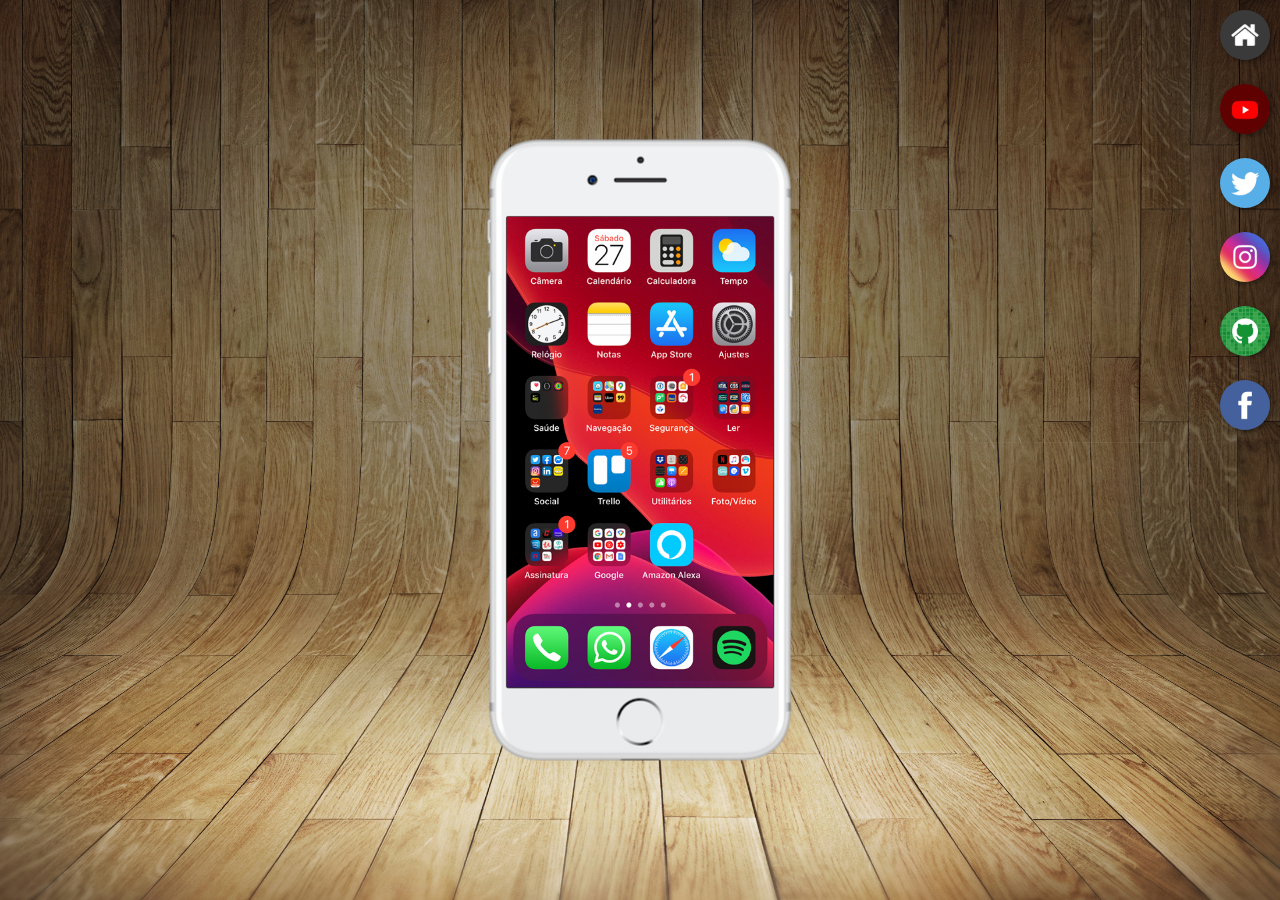
<file: index.html>
<!DOCTYPE html>
<html lang="pt-br">
<head>
    <meta charset="UTF-8">
    <meta name="viewport" content="width=device-width, initial-scale=1.0">
    <link rel="shortcut icon" href="favicon.ico" type="image/x-icon">
    <link rel="stylesheet" href="estilos/style.css">
    <title>Projeto Rede Sociais</title>
</head>
<body>
    <main>
        <section id="telefone">
            <iframe name="tela"  id="tela" src="home.html" frameborder="0"></iframe>
        </section>
        <section id="redes-sociais">
            <a href="home.html" target="tela"><img src="imagens/logo-home.jpg" alt="Home"></a><br>
            <a href="youtube.html" target="tela"><img src="imagens/logo-youtube.jpg" alt=""></a><br>
            <a href="twitter.html" target="tela"><img src="imagens/logo-twitter.jpg" alt=""></a><br>
            <a href="instagram.html" target="tela"><img src="imagens/logo-instagram.jpg" alt=""></a><br>
            <a href="github.html" target="tela"><img src="imagens/logo-github.jpg" alt=""></a><br>
            <a href="facebook.html" target="tela"><img src="imagens/logo-facebook.jpg" alt=""></a>
        </section>
    </main>
</body>
</html>
</file>
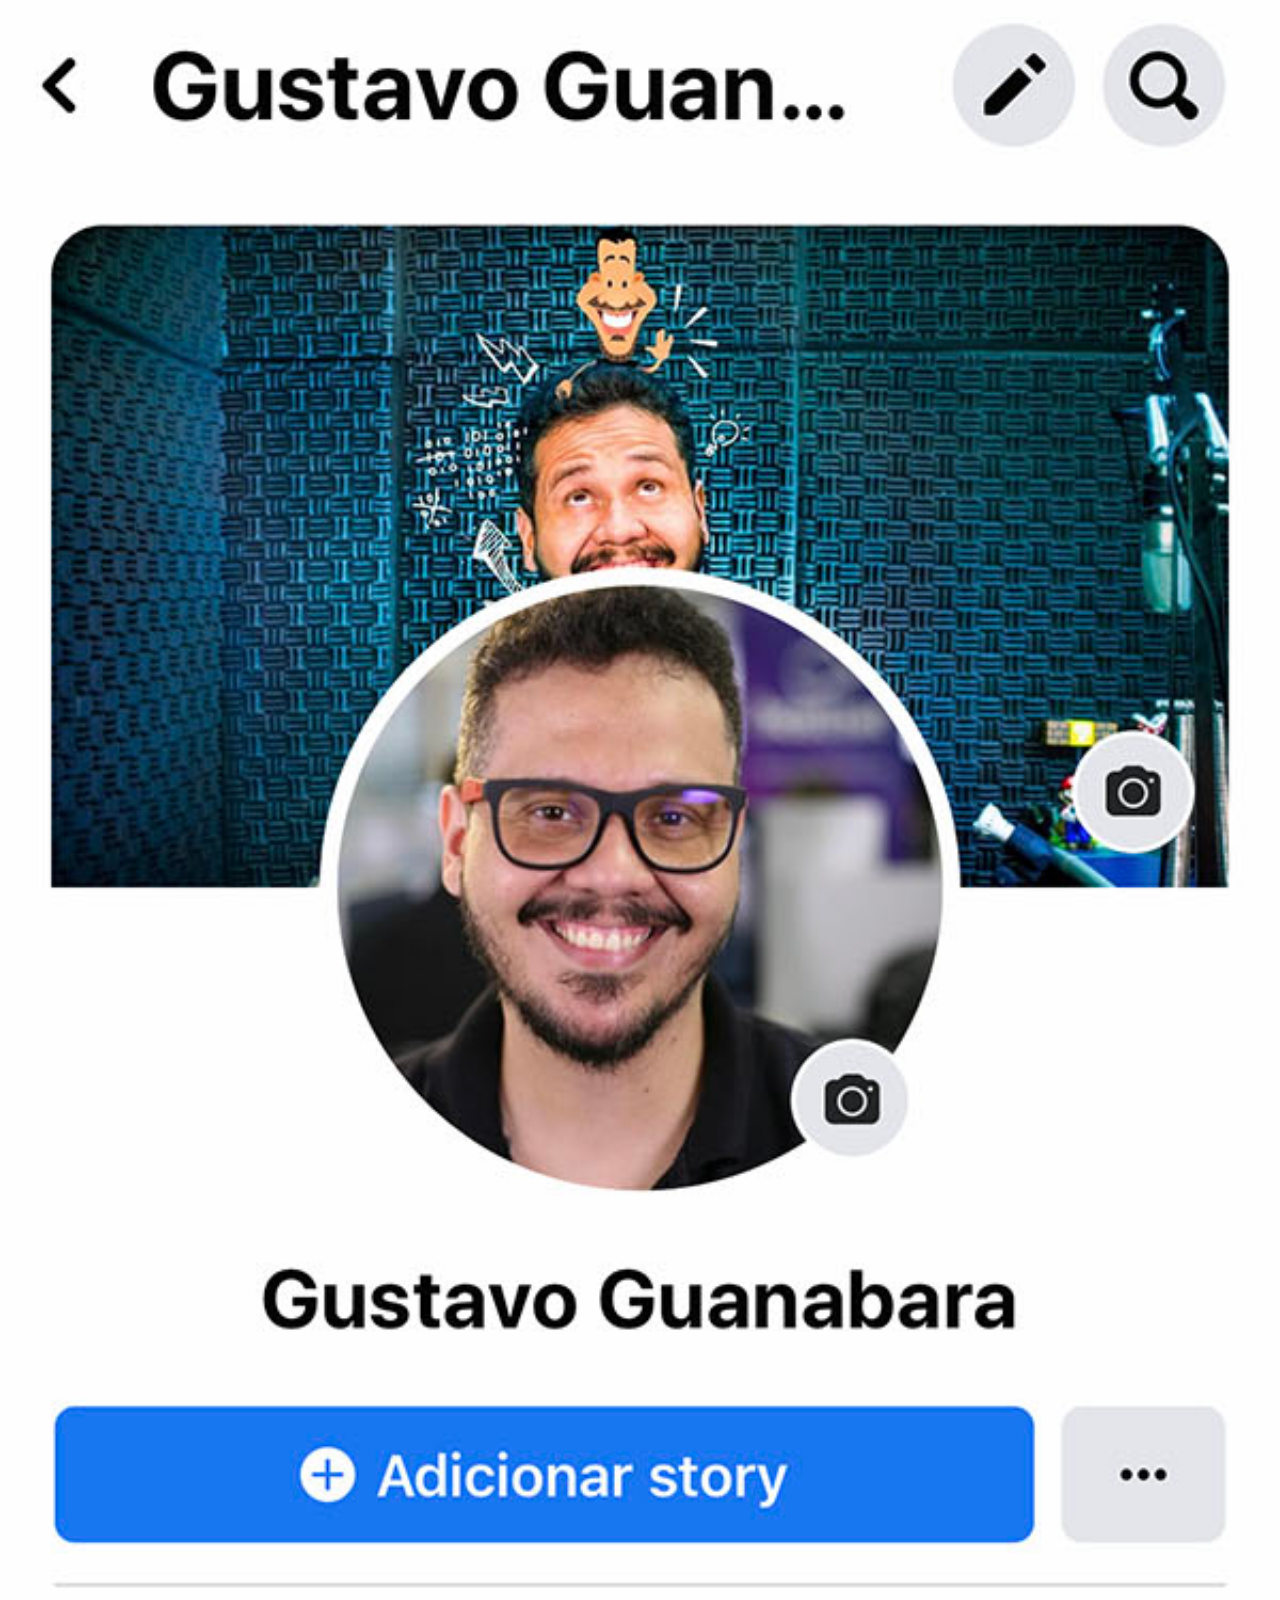
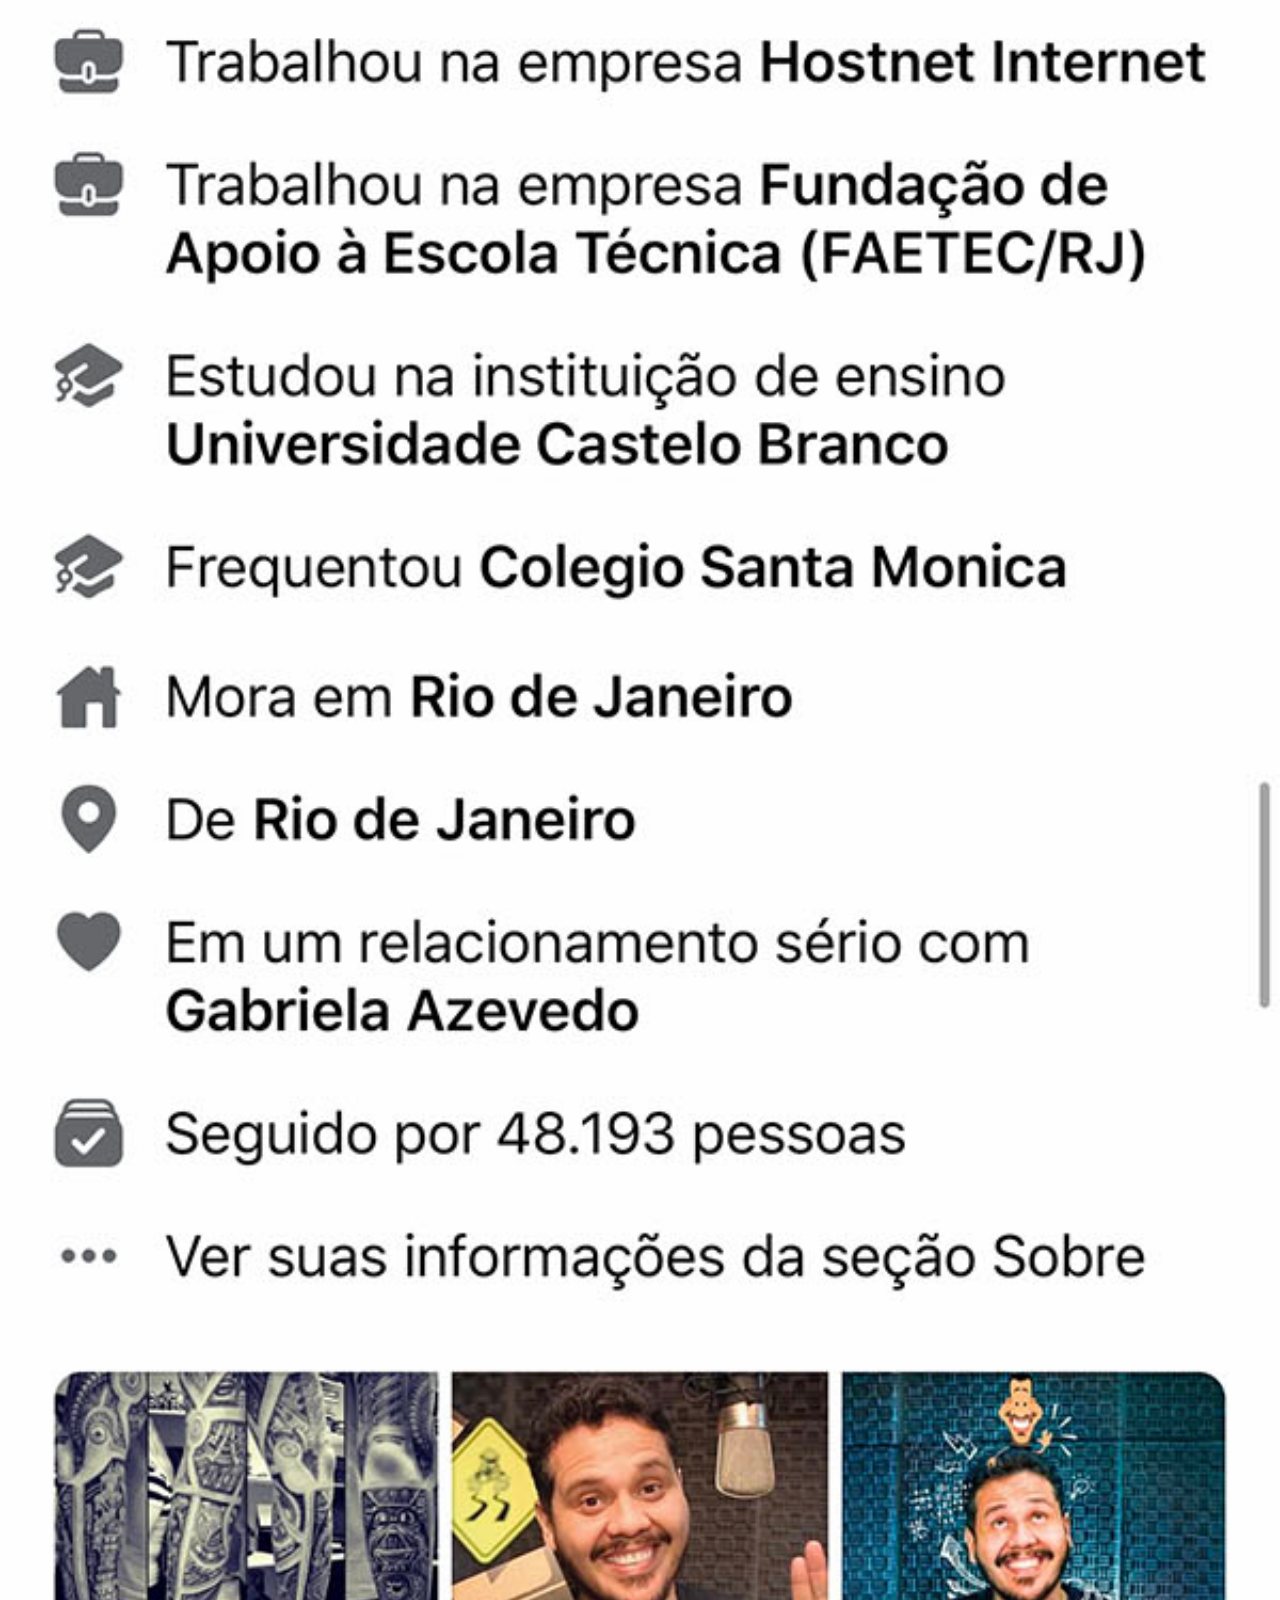
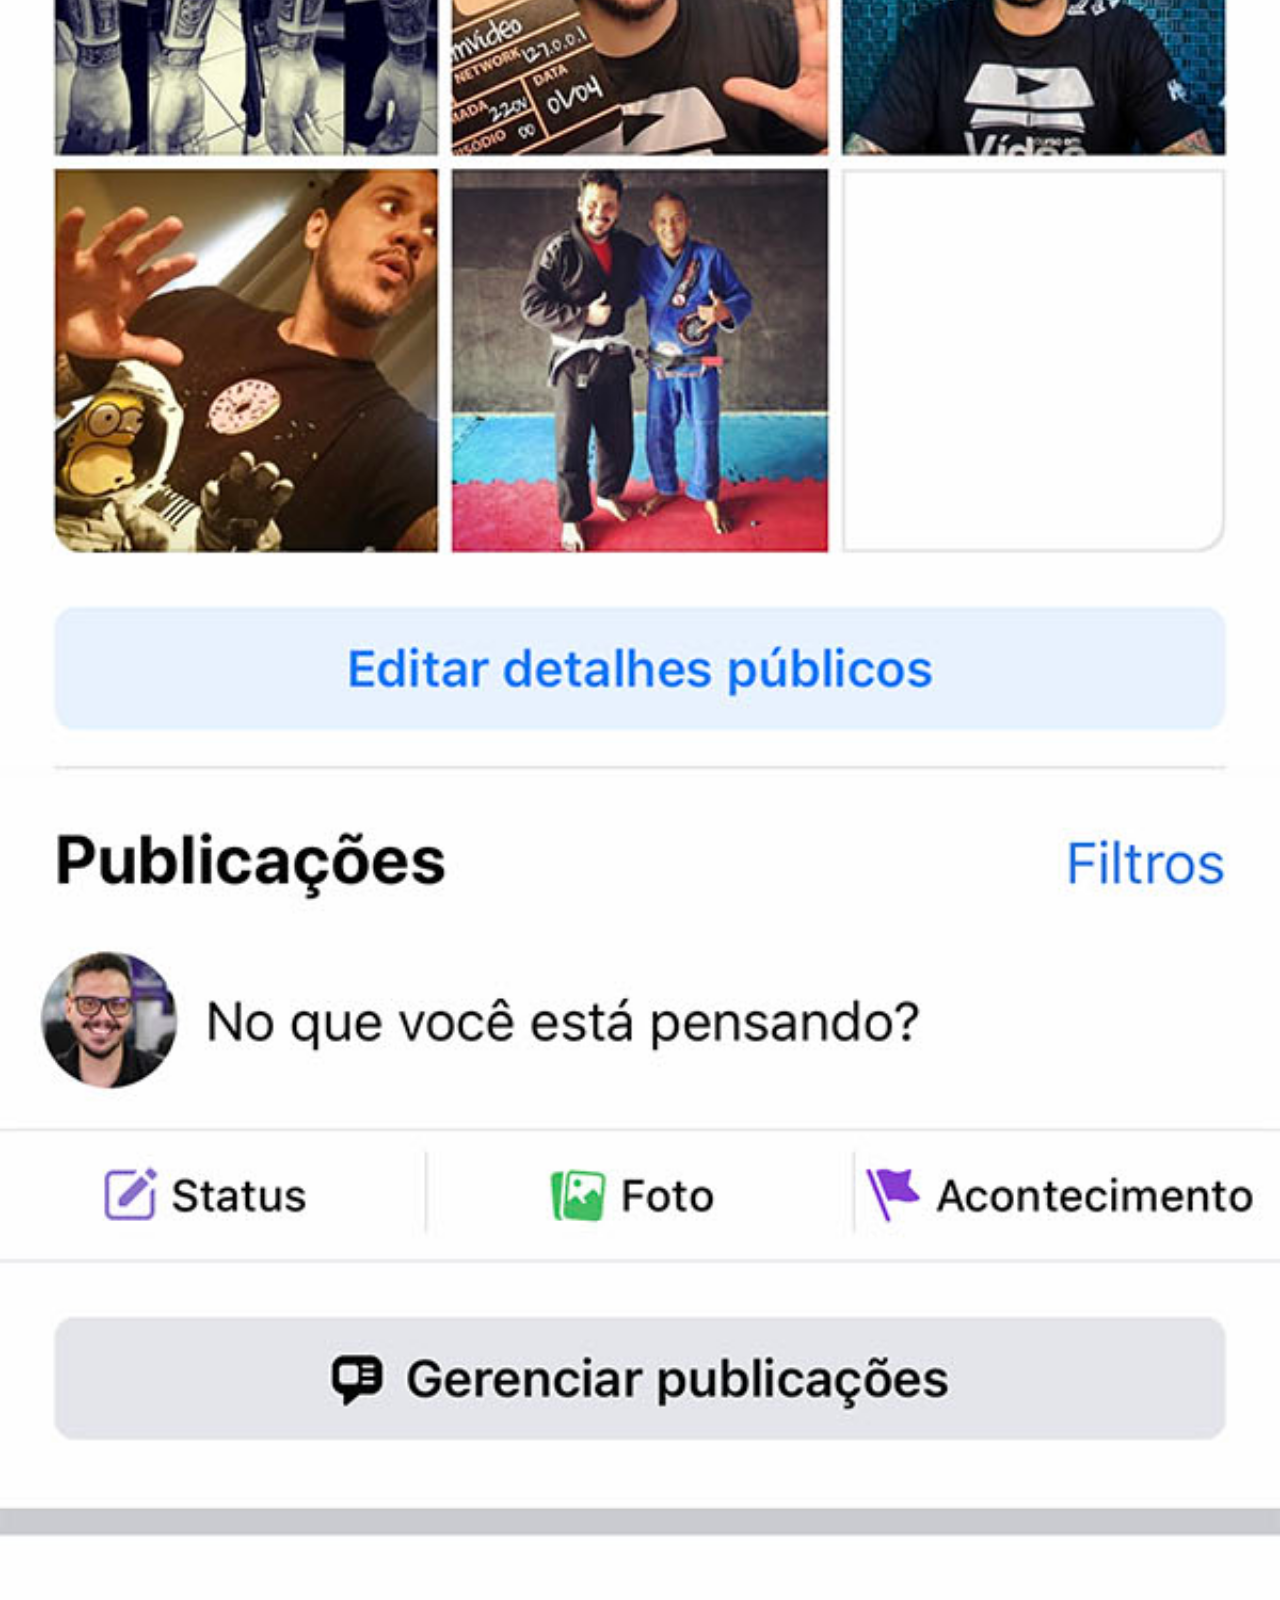
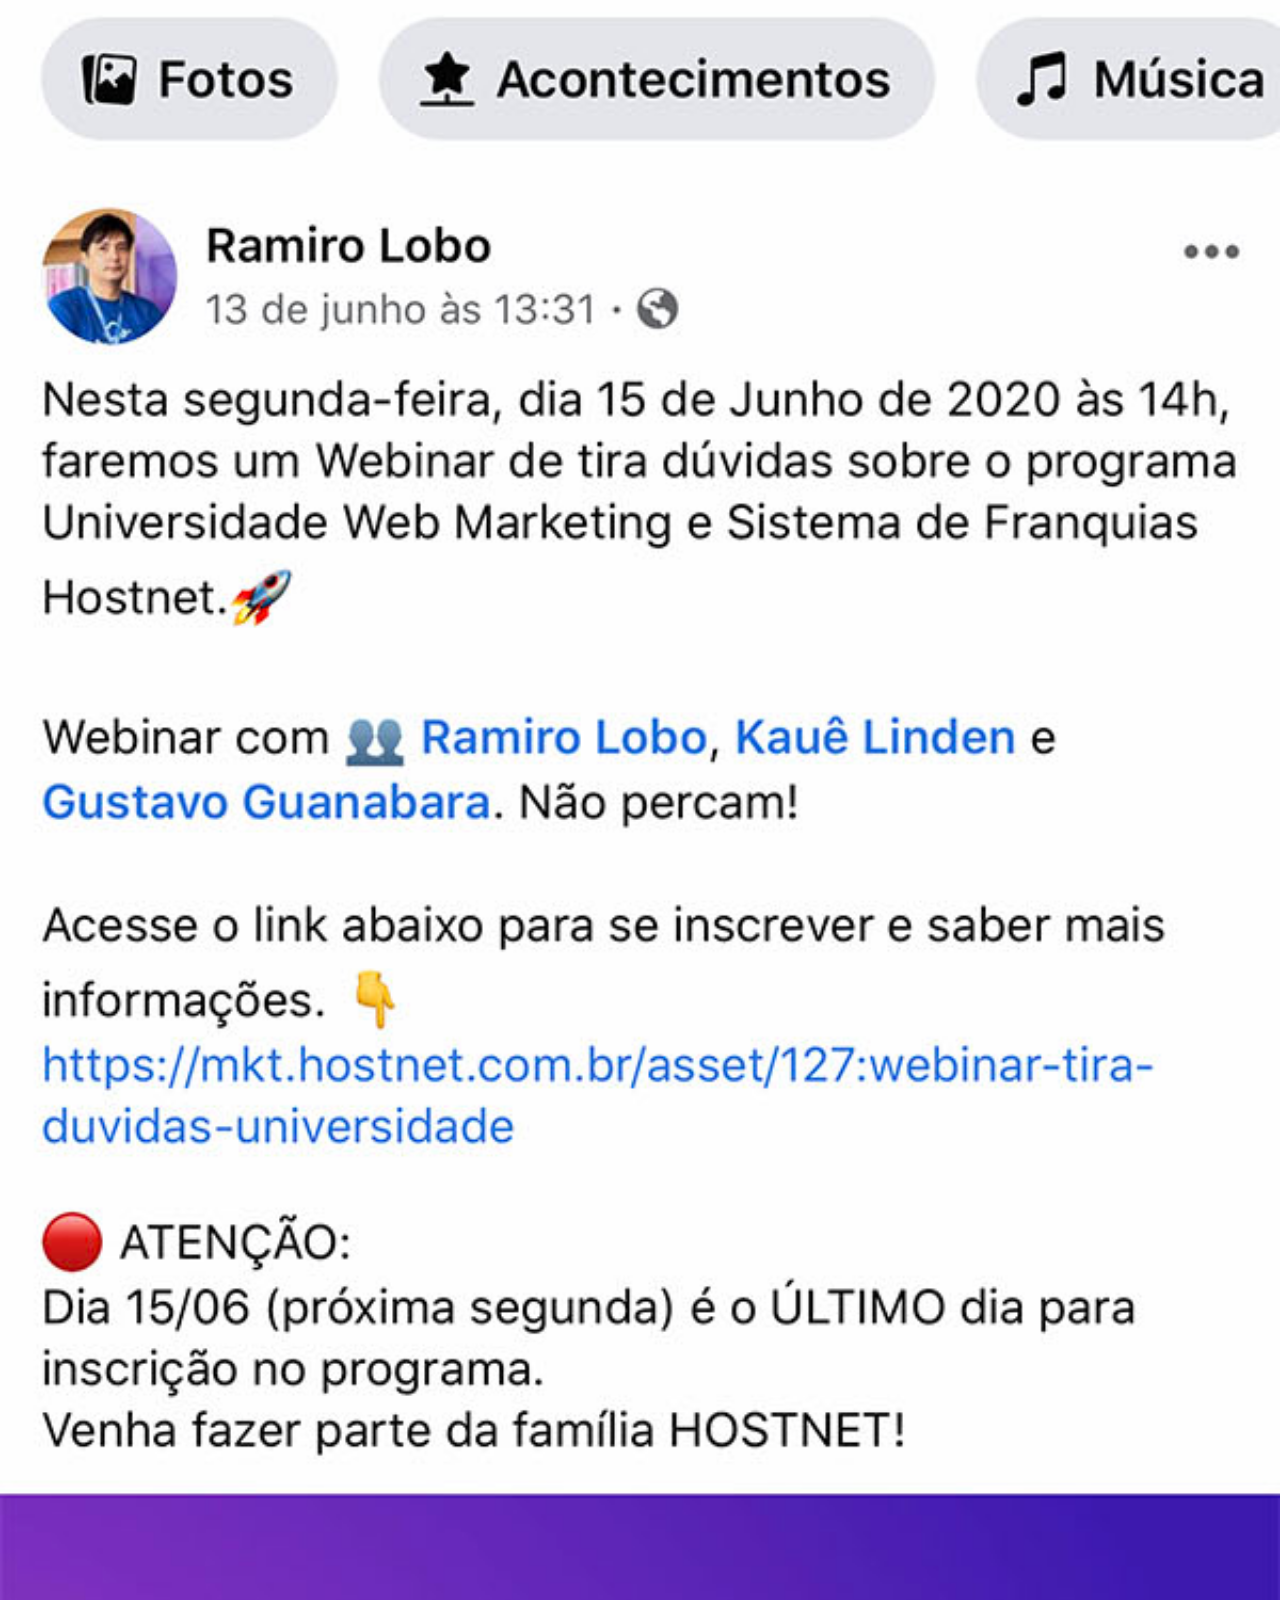
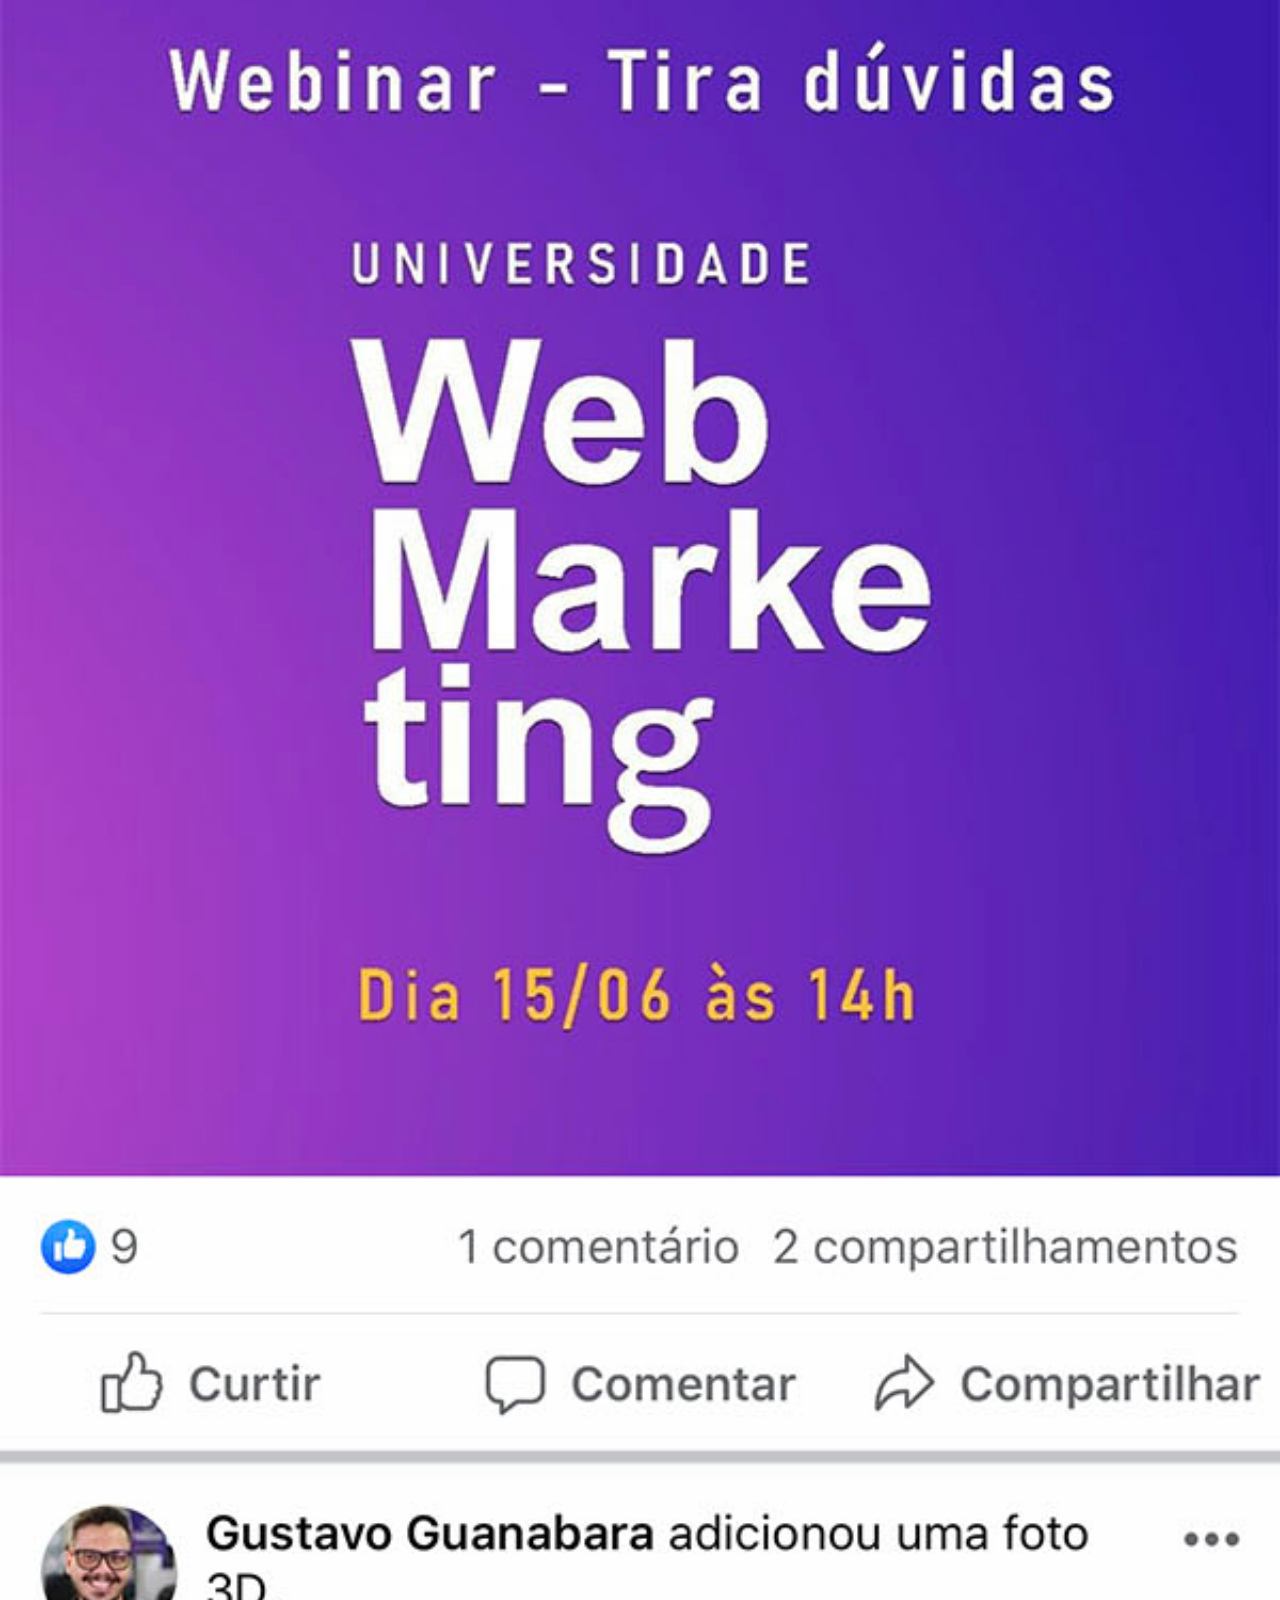
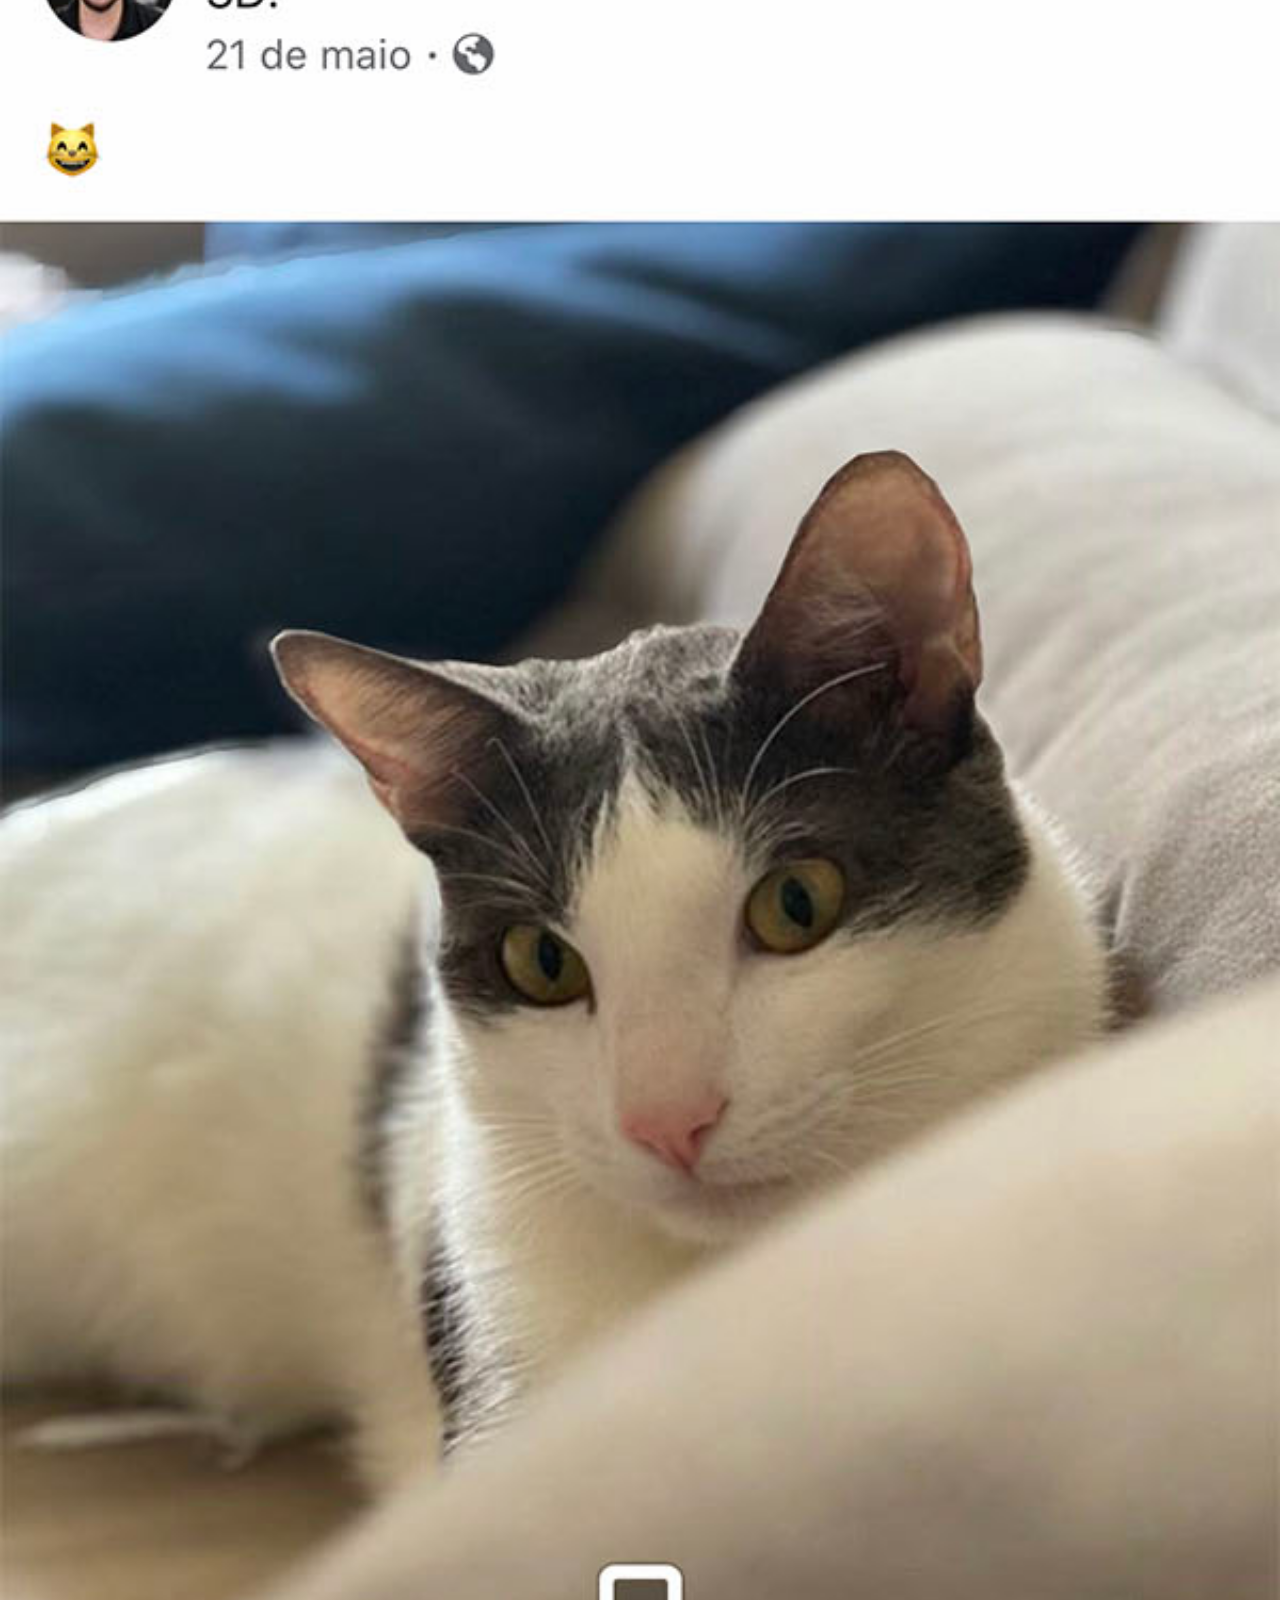
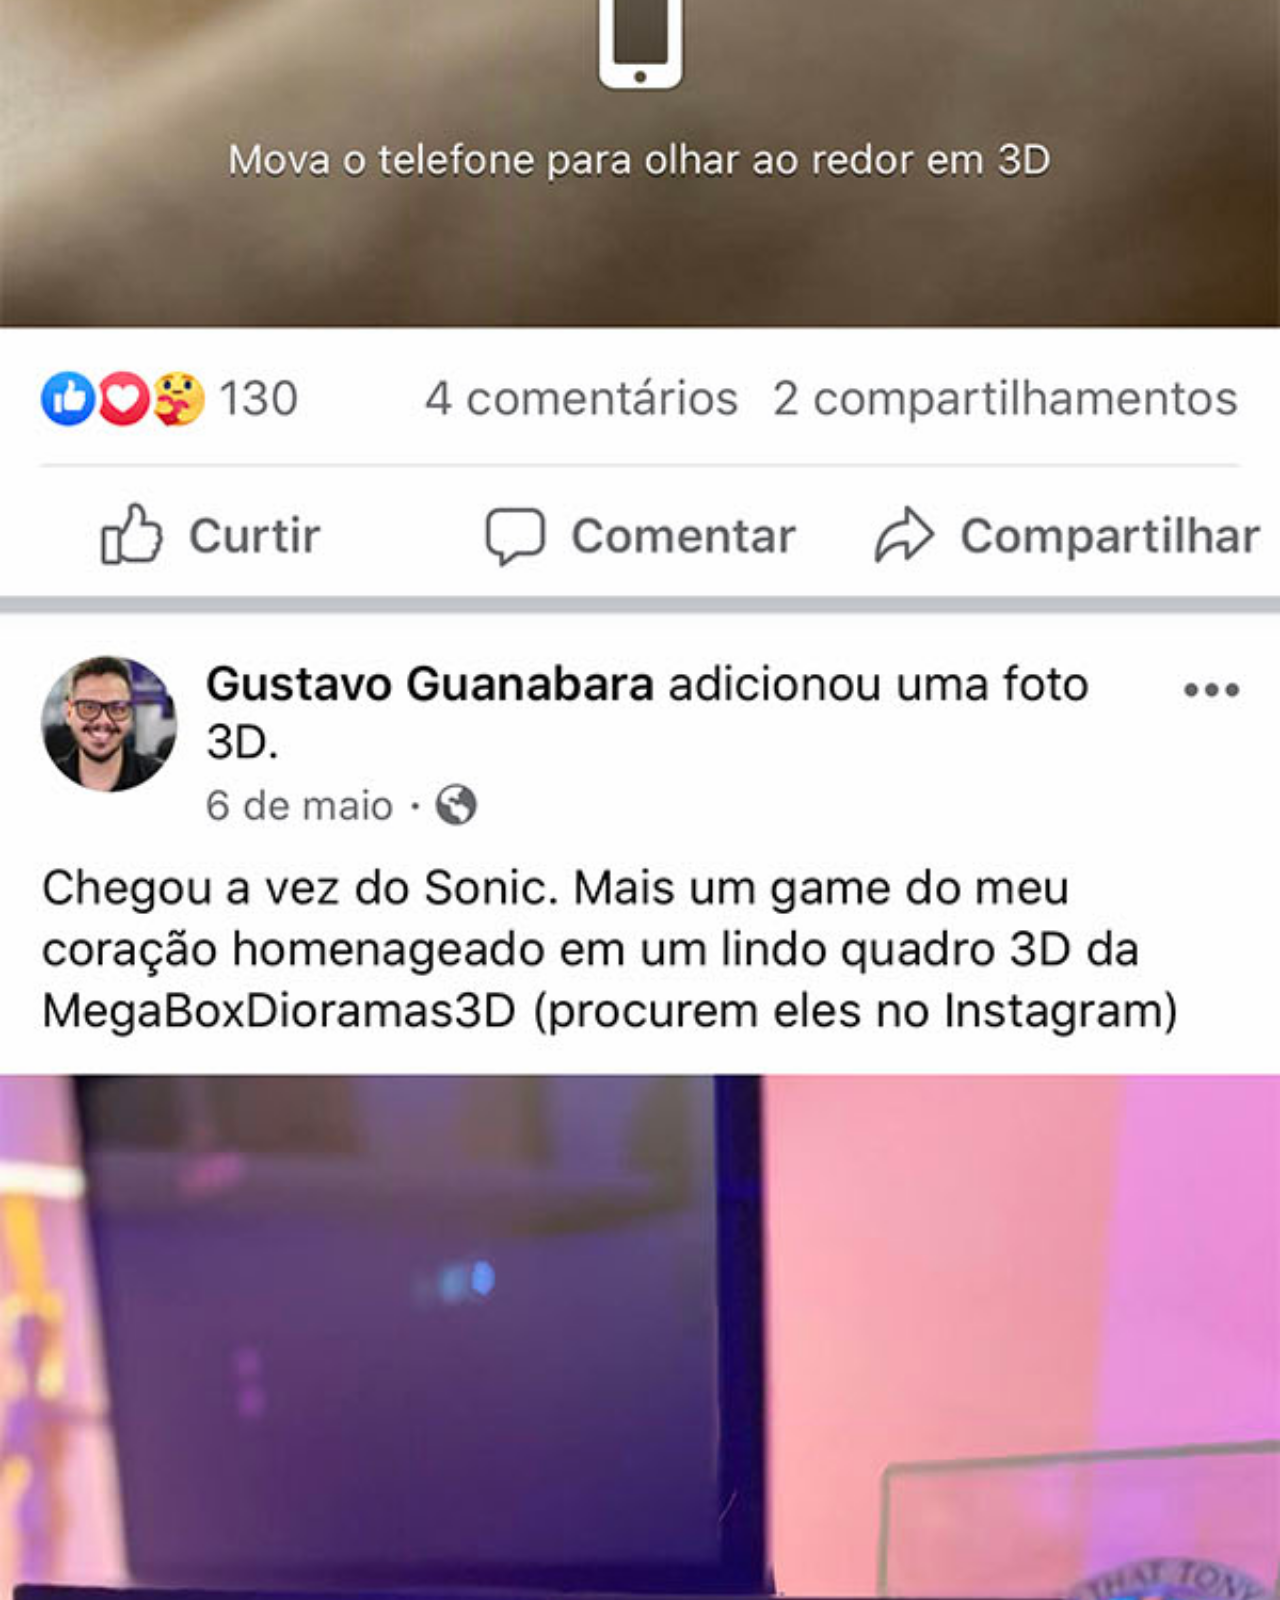
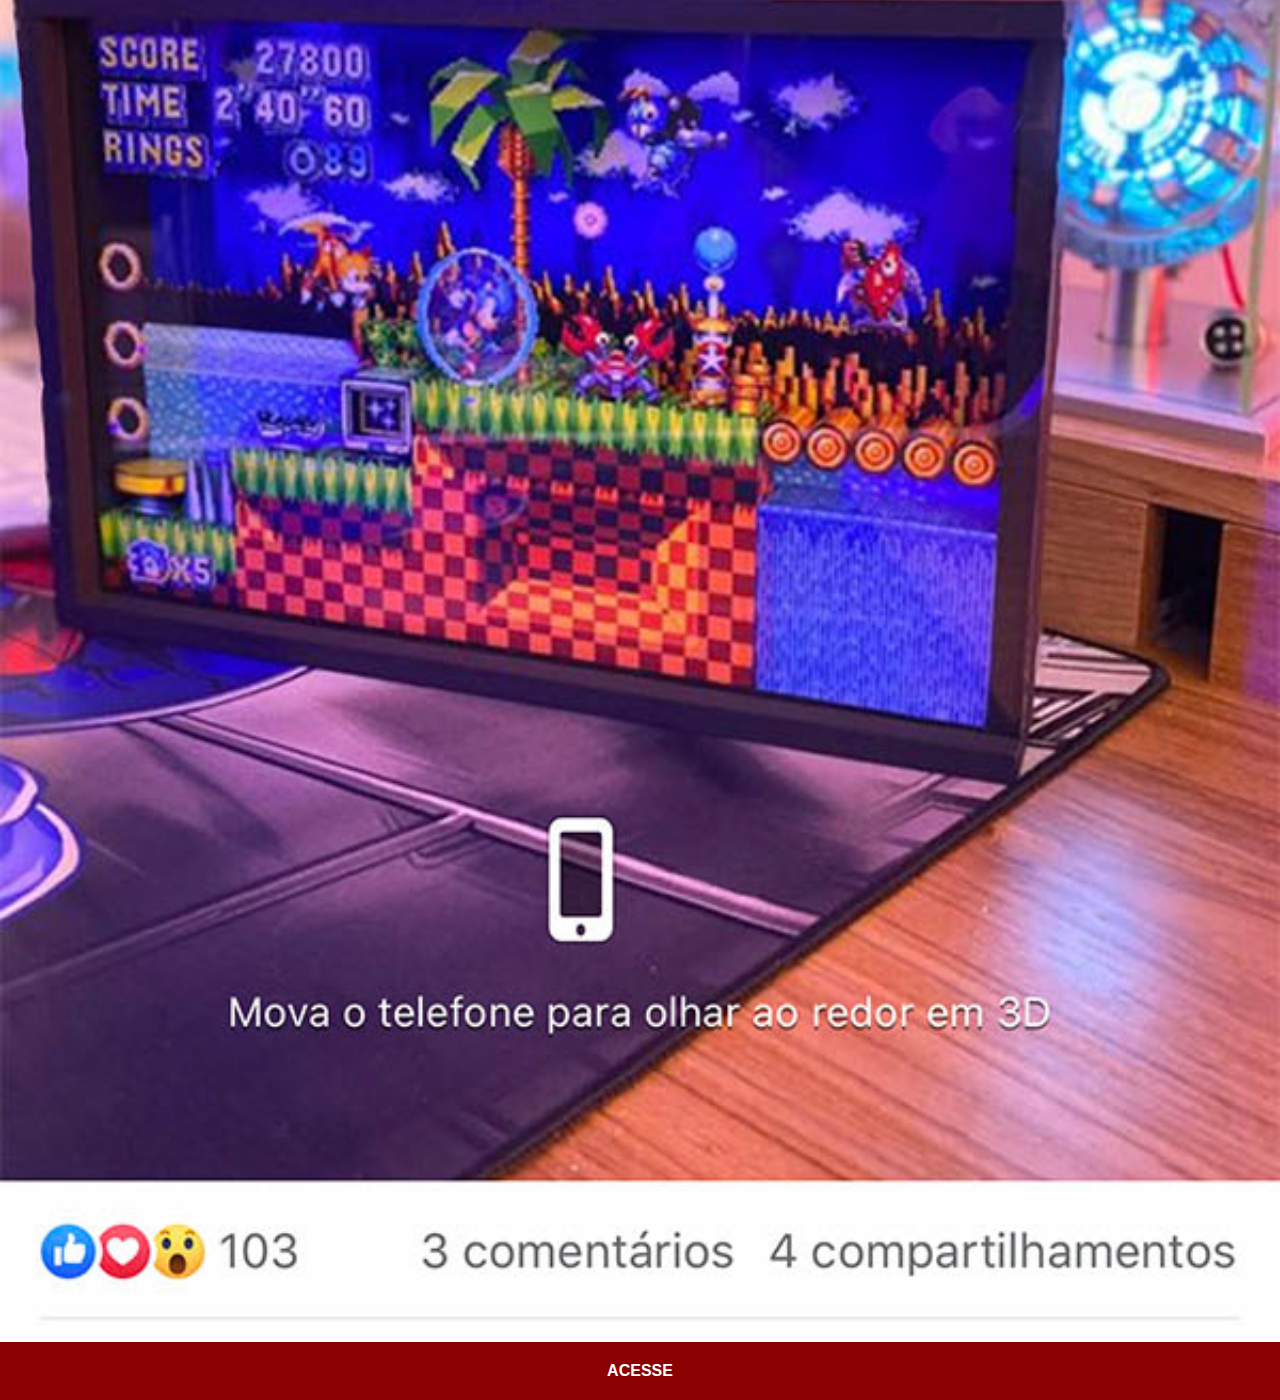
<file: facebook.html>
<!DOCTYPE html>
<html lang="pt-br">
<head>
    <meta charset="UTF-8">
    <meta name="viewport" content="width=device-width, initial-scale=1.0">
    <title>Faceebook</title>
    <link rel="stylesheet" href="estilos/social.css">
</head>
<body>
    <img src="imagens/tela-facebook.jpg" alt="Facebook">
    <a href="https://www.facebook.com/gustavoguanabara/" target="_blank">ACESSE</a>
    
</body>
</html>
</file>
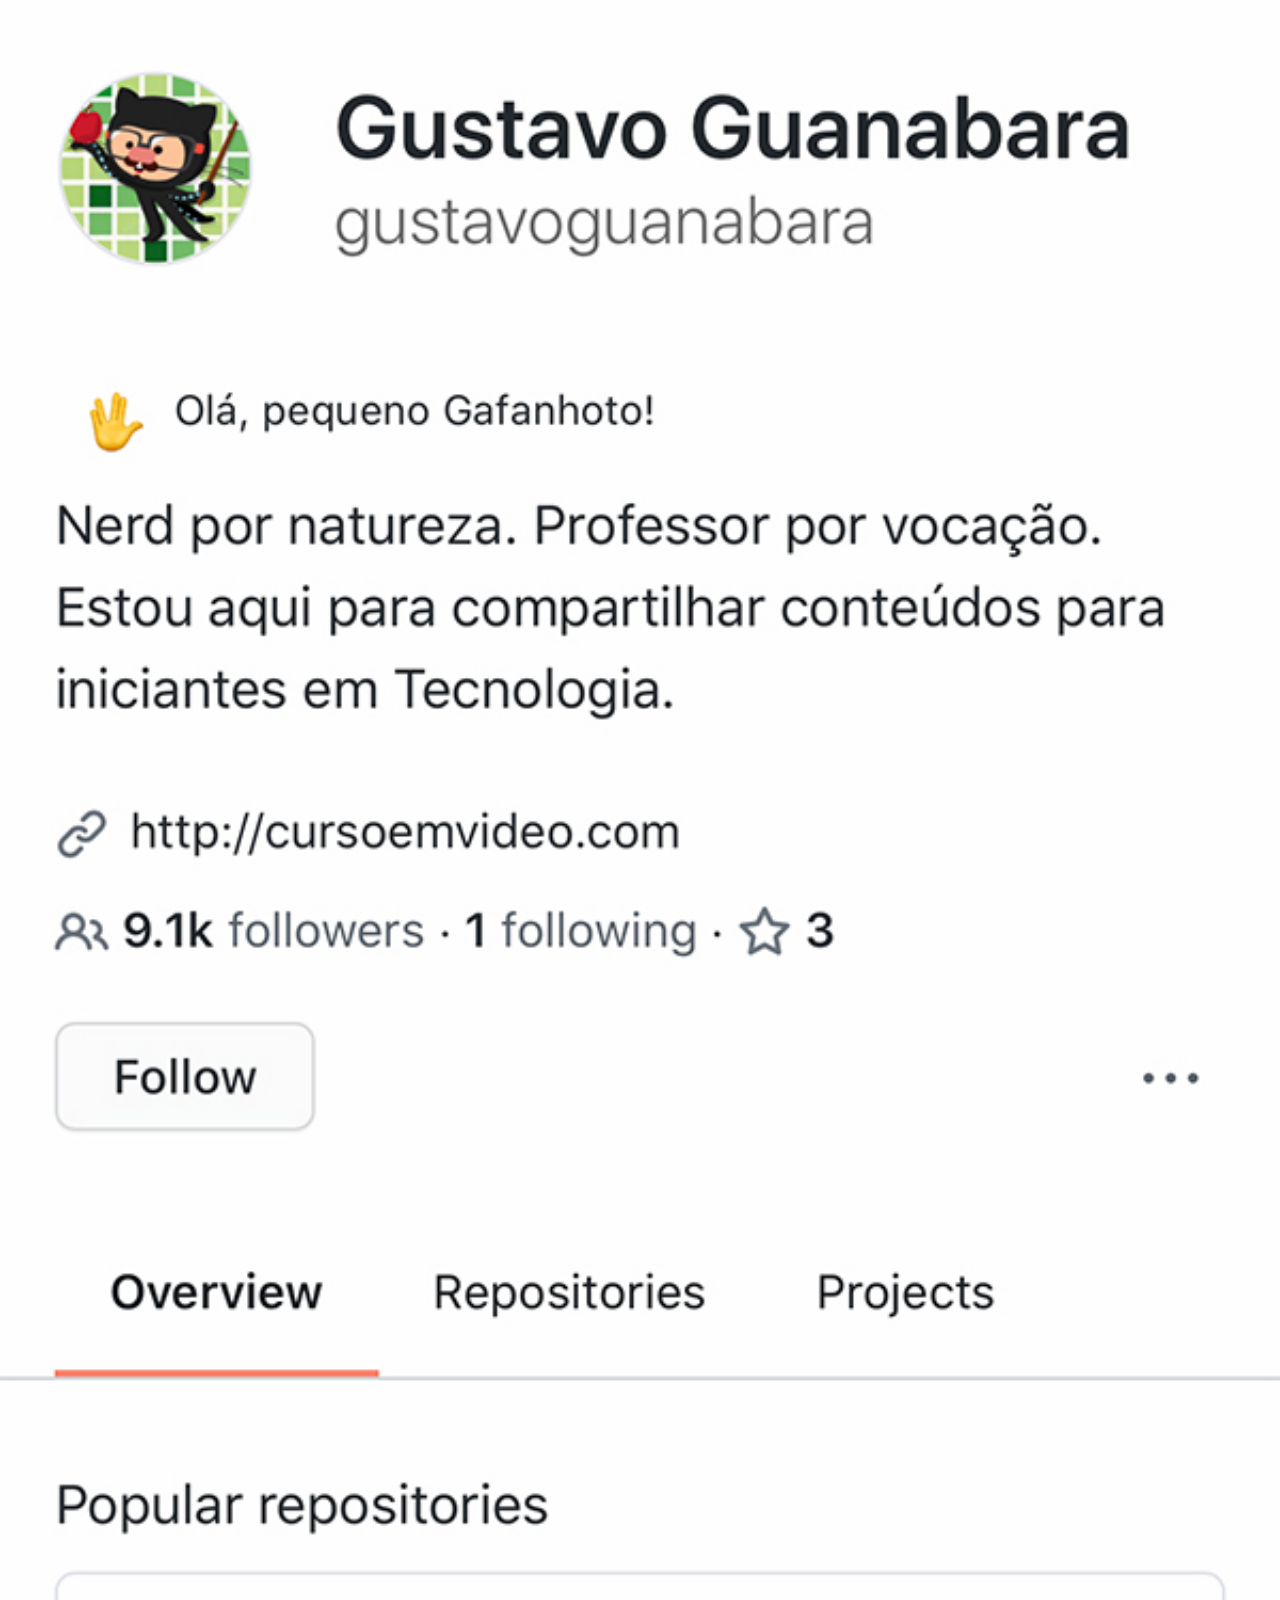
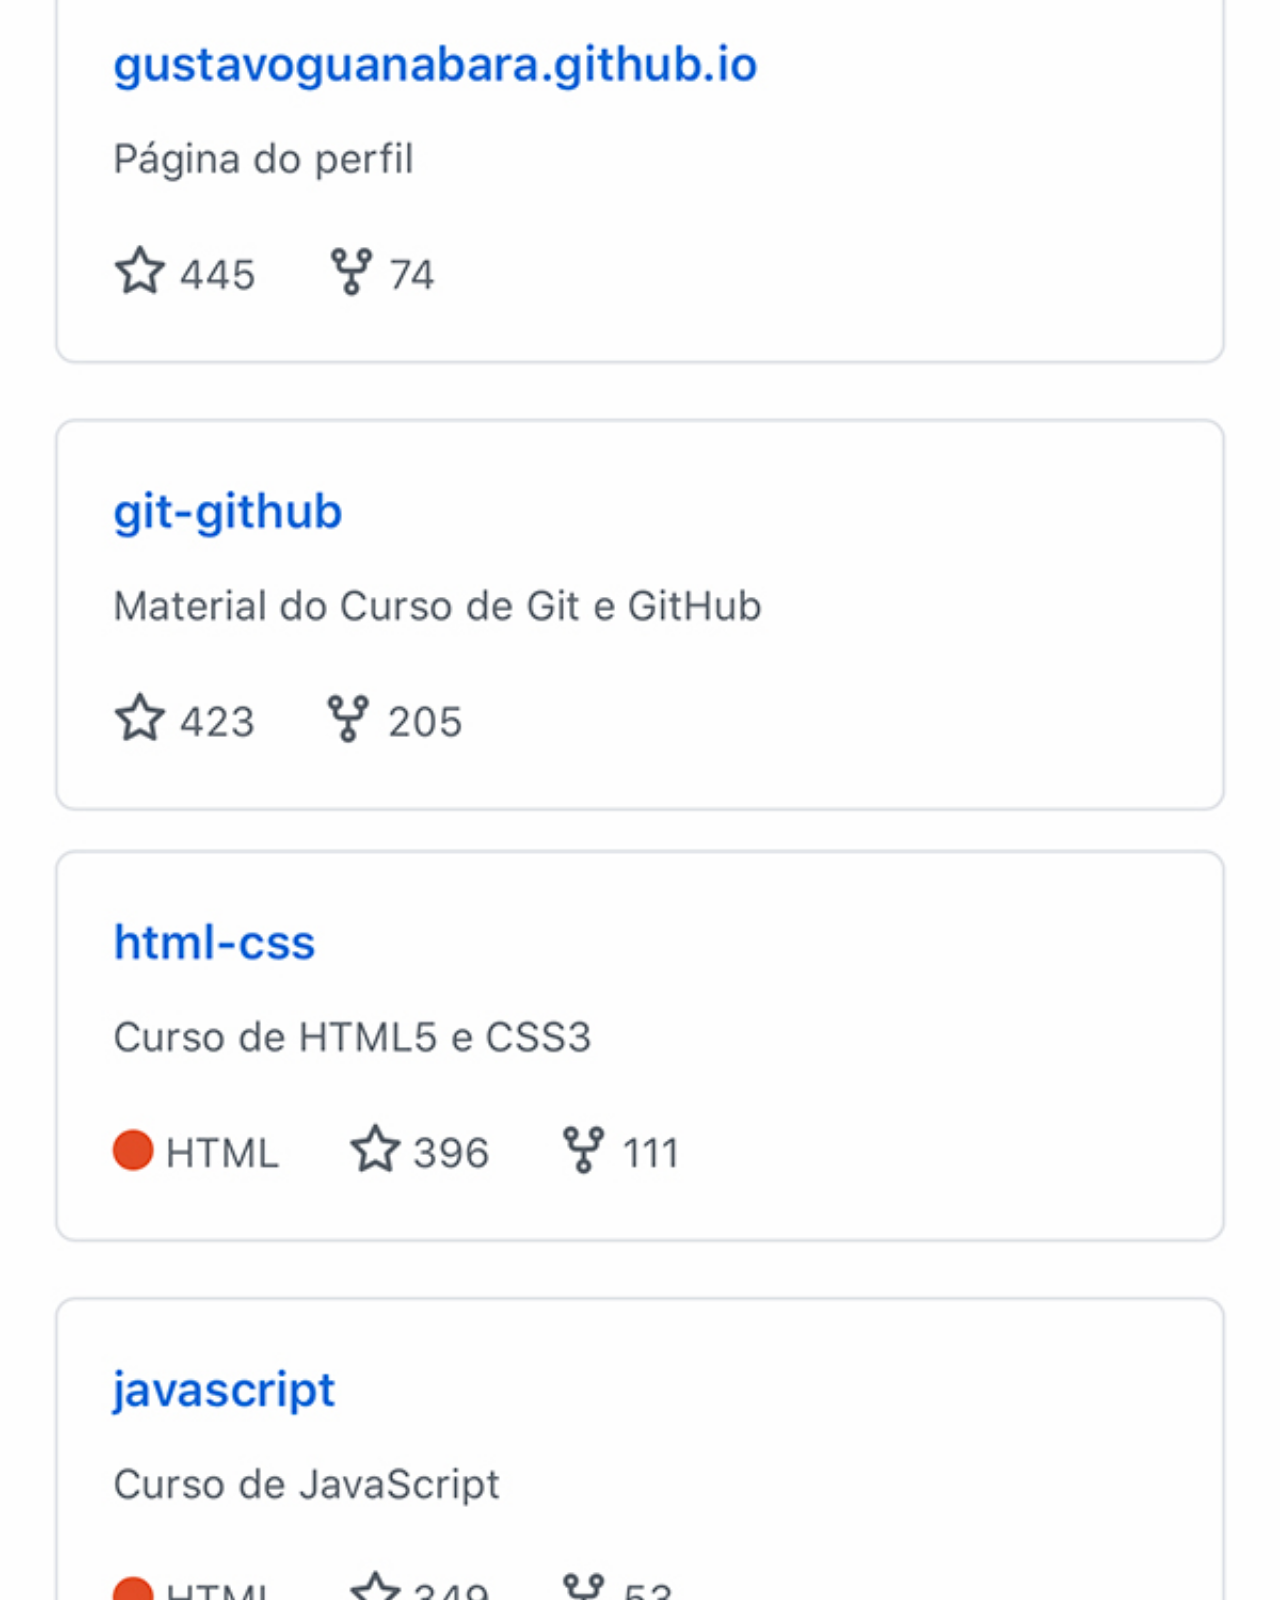
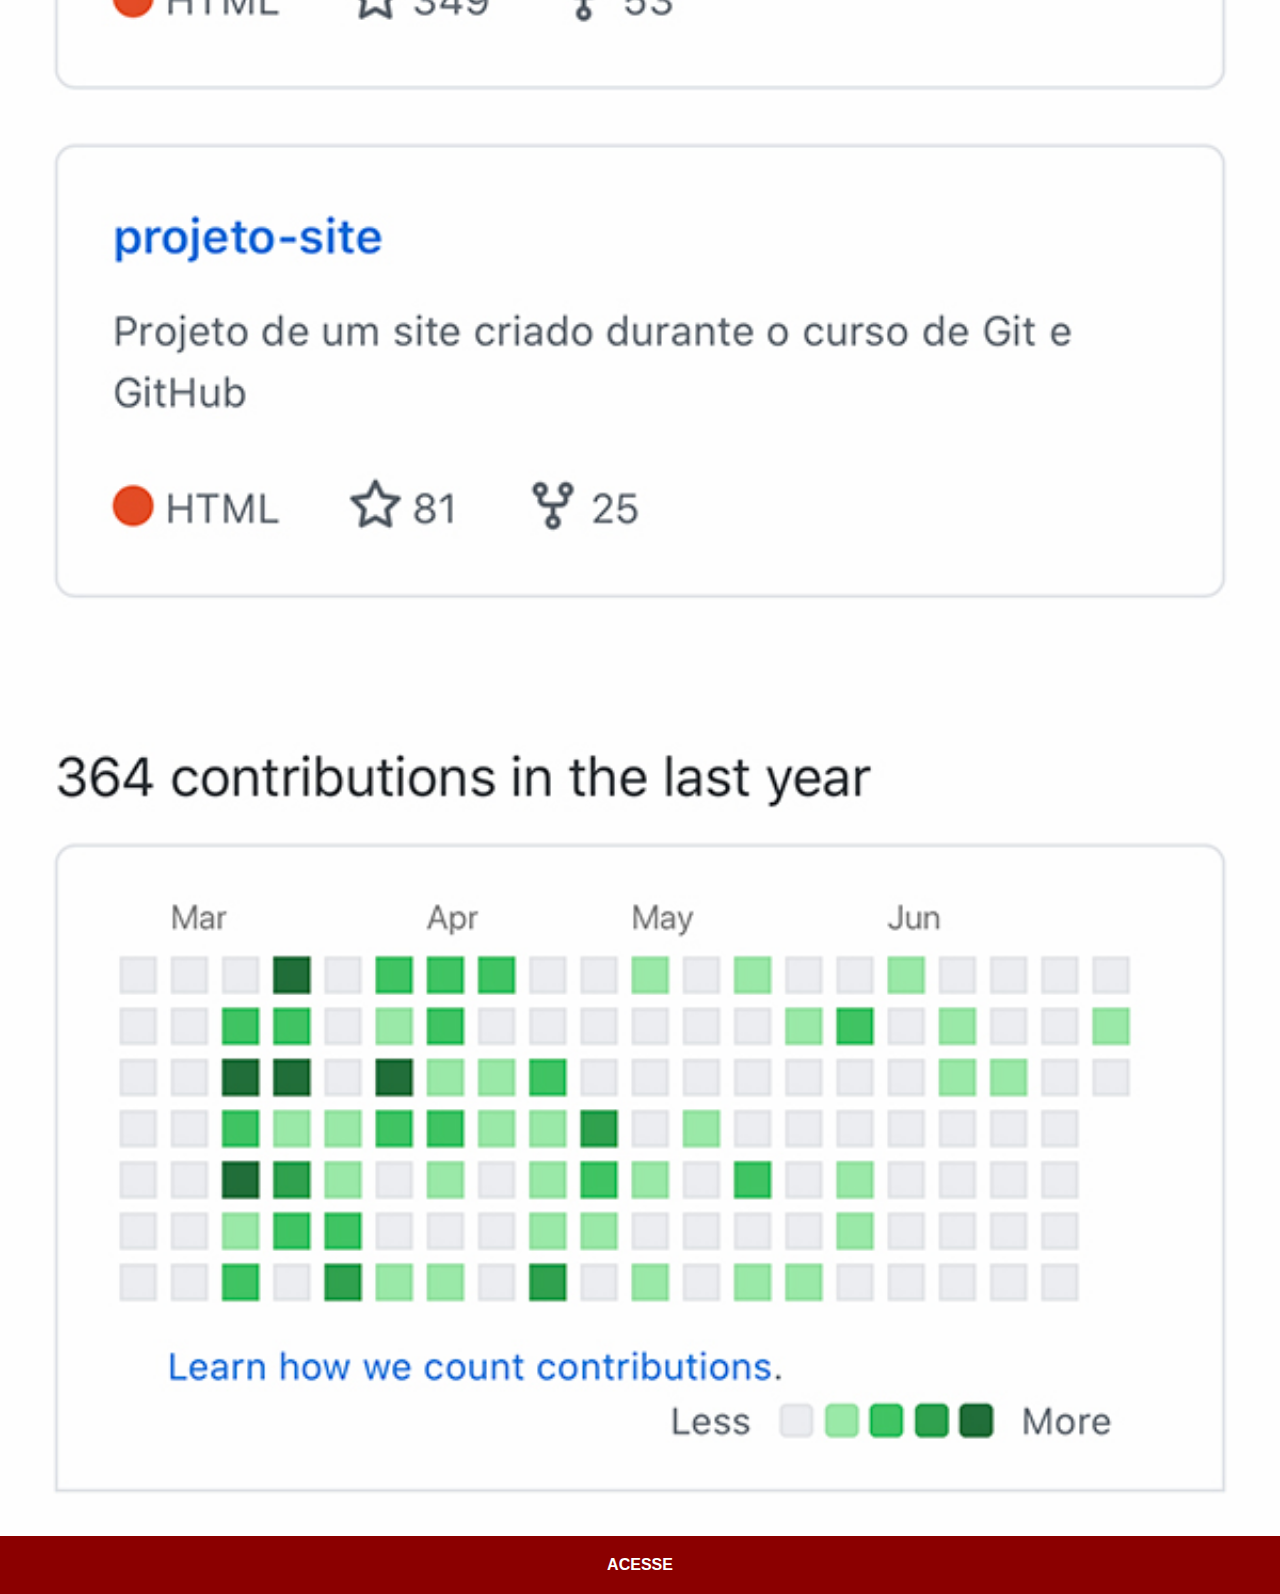
<file: github.html>
<!DOCTYPE html>
<html lang="pt-br">
<head>
    <meta charset="UTF-8">
    <meta name="viewport" content="width=device-width, initial-scale=1.0">
    <title>Document</title>
    <link rel="stylesheet" href="estilos/social.css">
</head>
<body>
    <img src="imagens/tela-github.jpg" alt="Github">
    <a href="https://github.com/gustavoguanabara/" target="_blank">ACESSE</a>
</body>
</html>
</file>
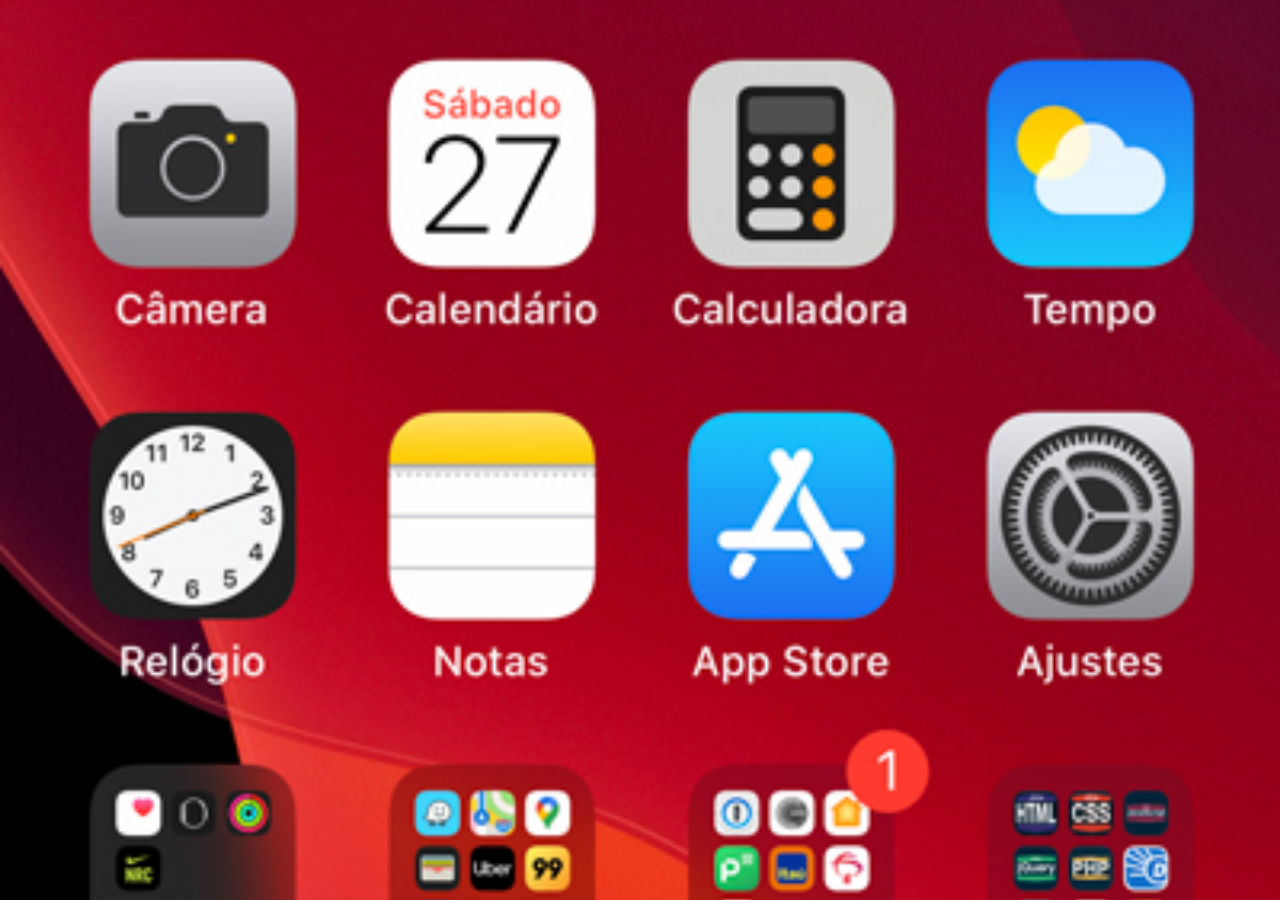
<file: home.html>
<!DOCTYPE html>
<html lang="pt-br">
<head>
    <meta charset="UTF-8">
    <meta name="viewport" content="width=device-width, initial-scale=1.0">
    <title>Home</title>
</head>
<style>
    * {
        margin: 0px;
        padding: 0px;
    }
    body {
        width: 100vw;
        height: 100vh;
        background: black url('imagens/tela-home.jpg') no-repeat top center;
        background-size: cover;
    }
</style>
<body>
    
</body>
</html>
</file>
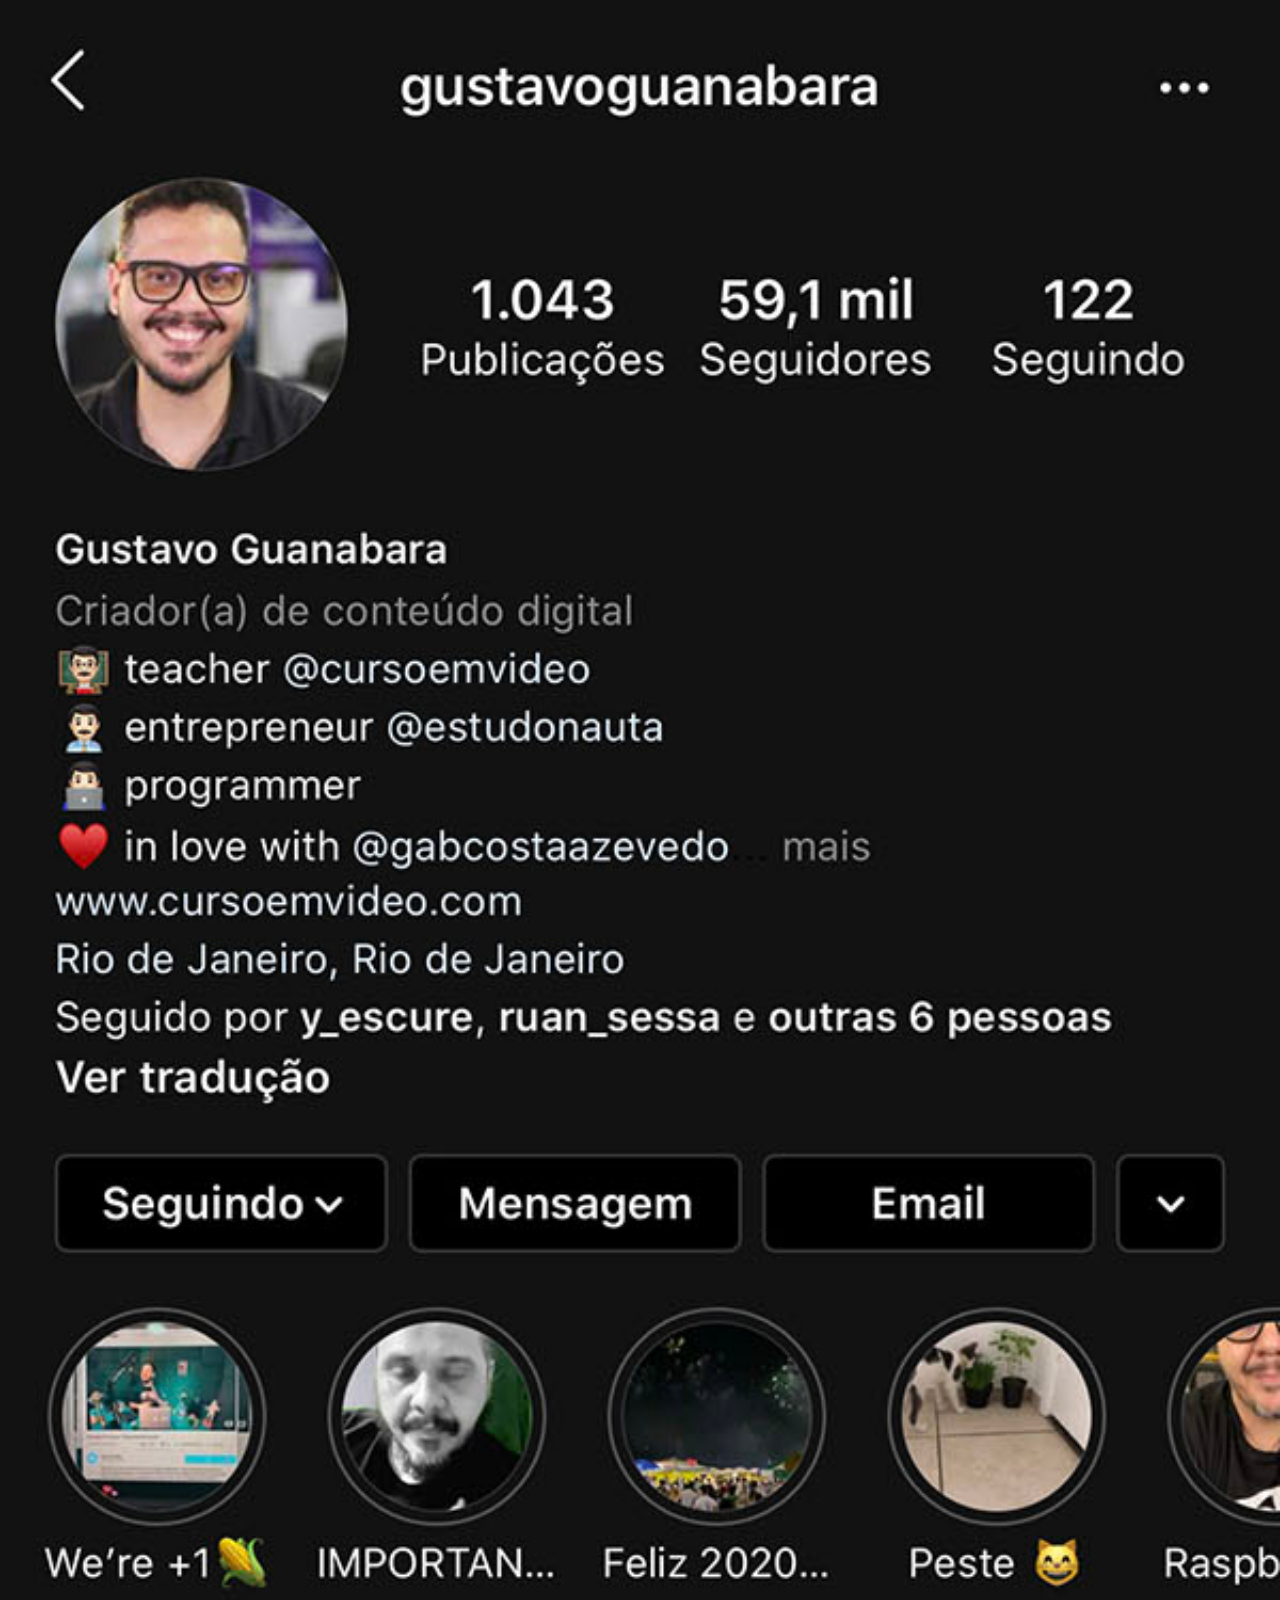
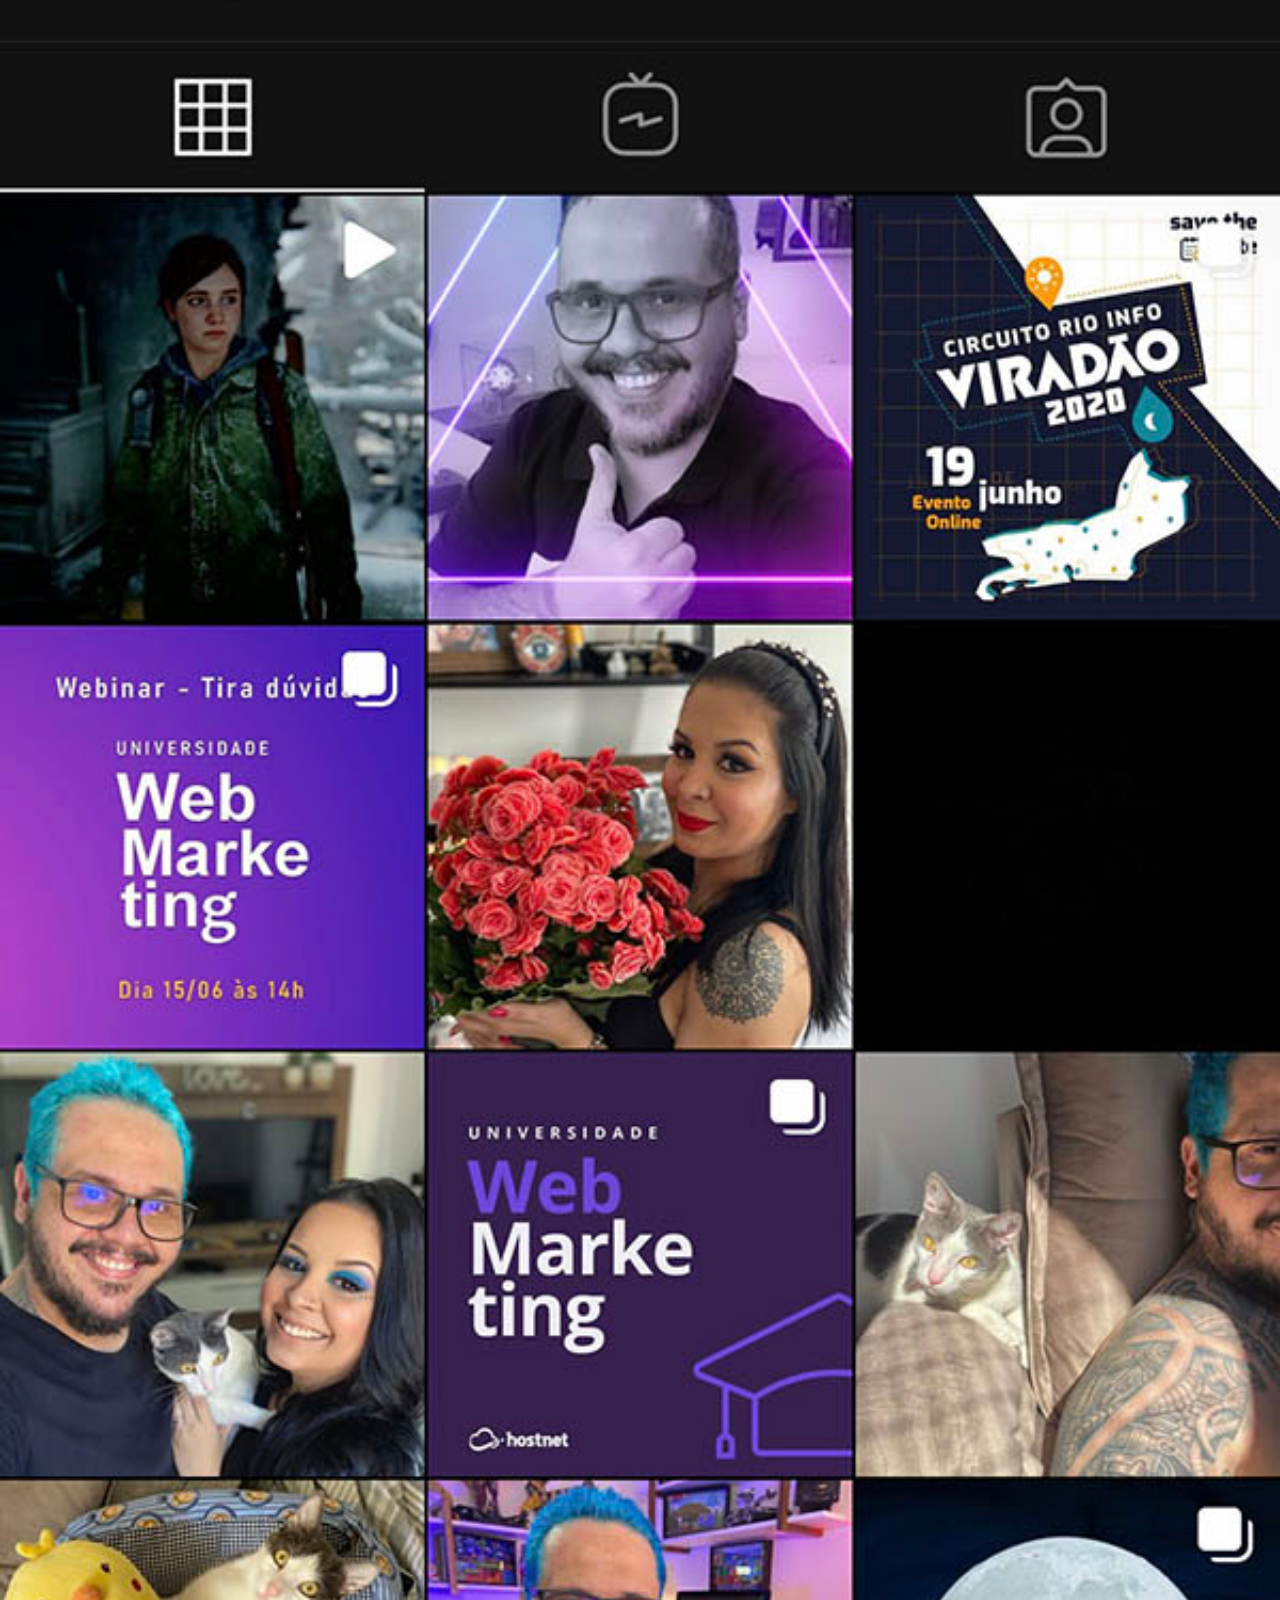
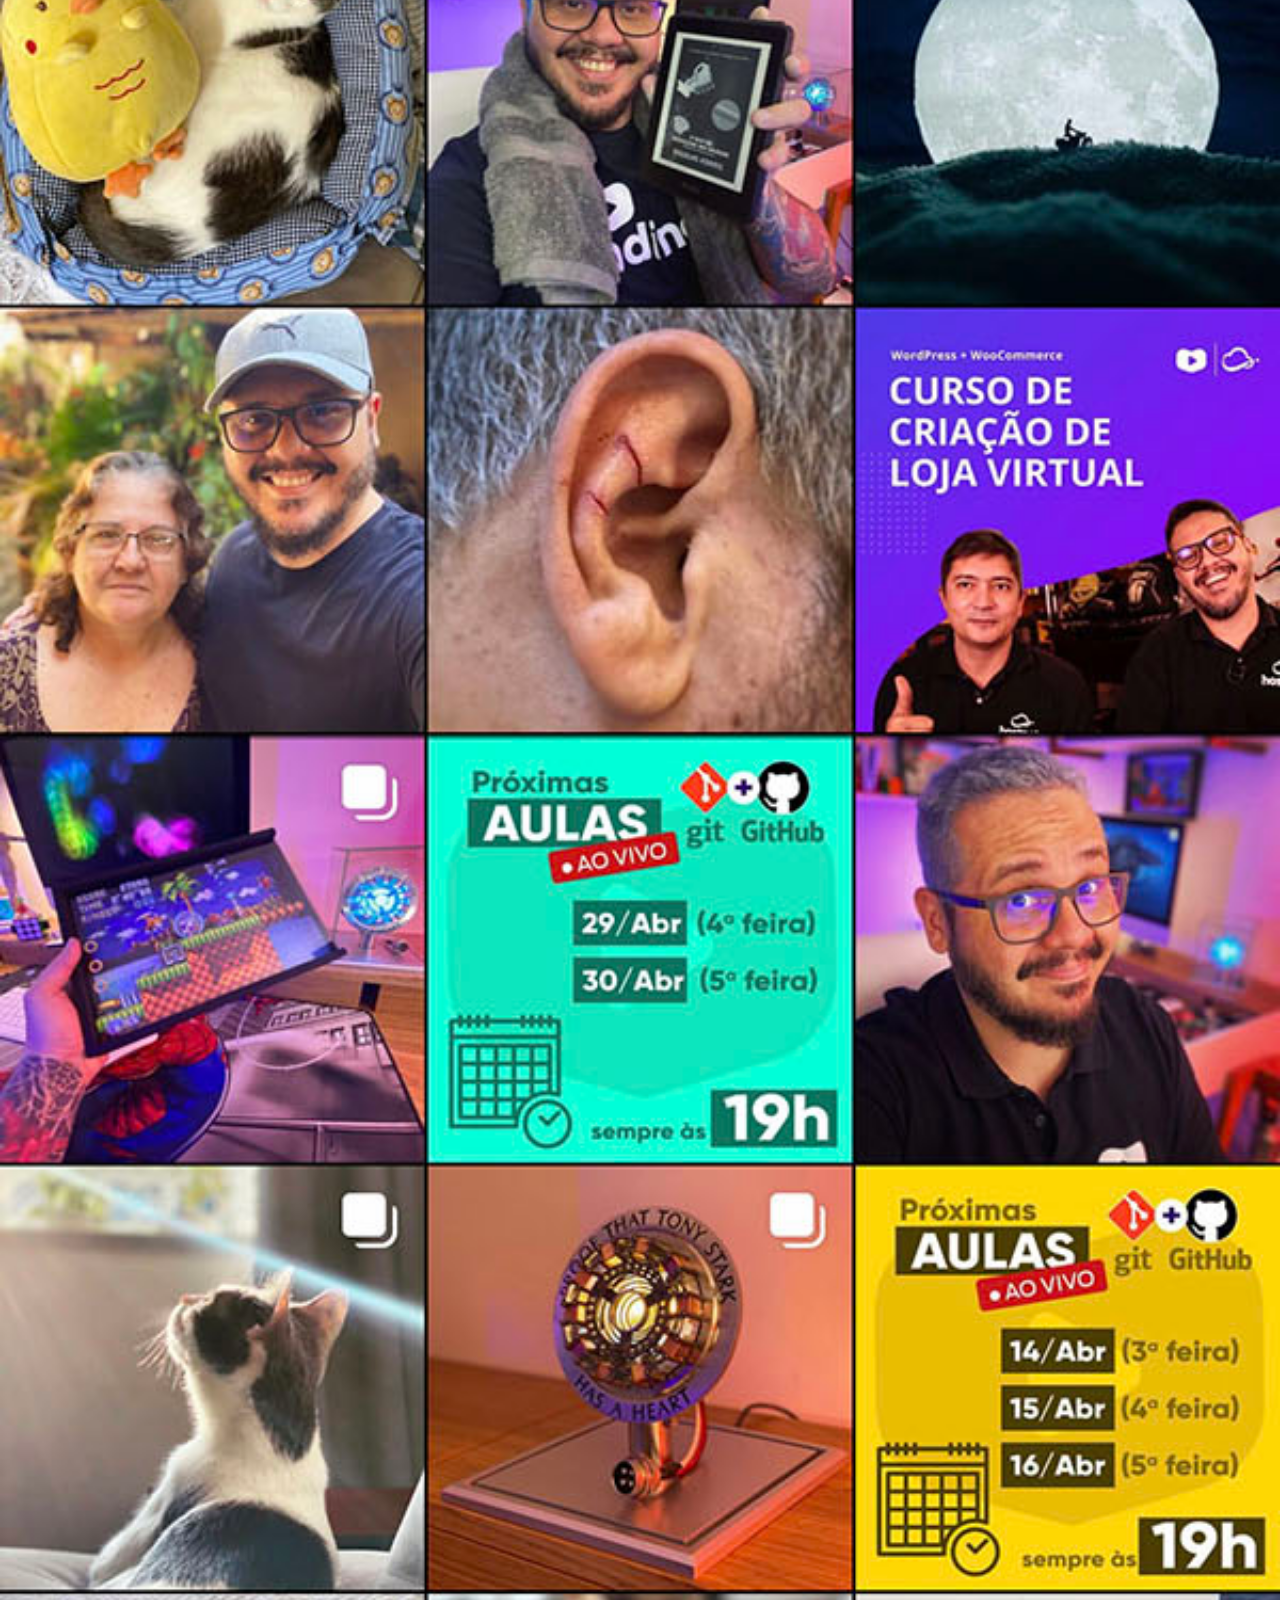
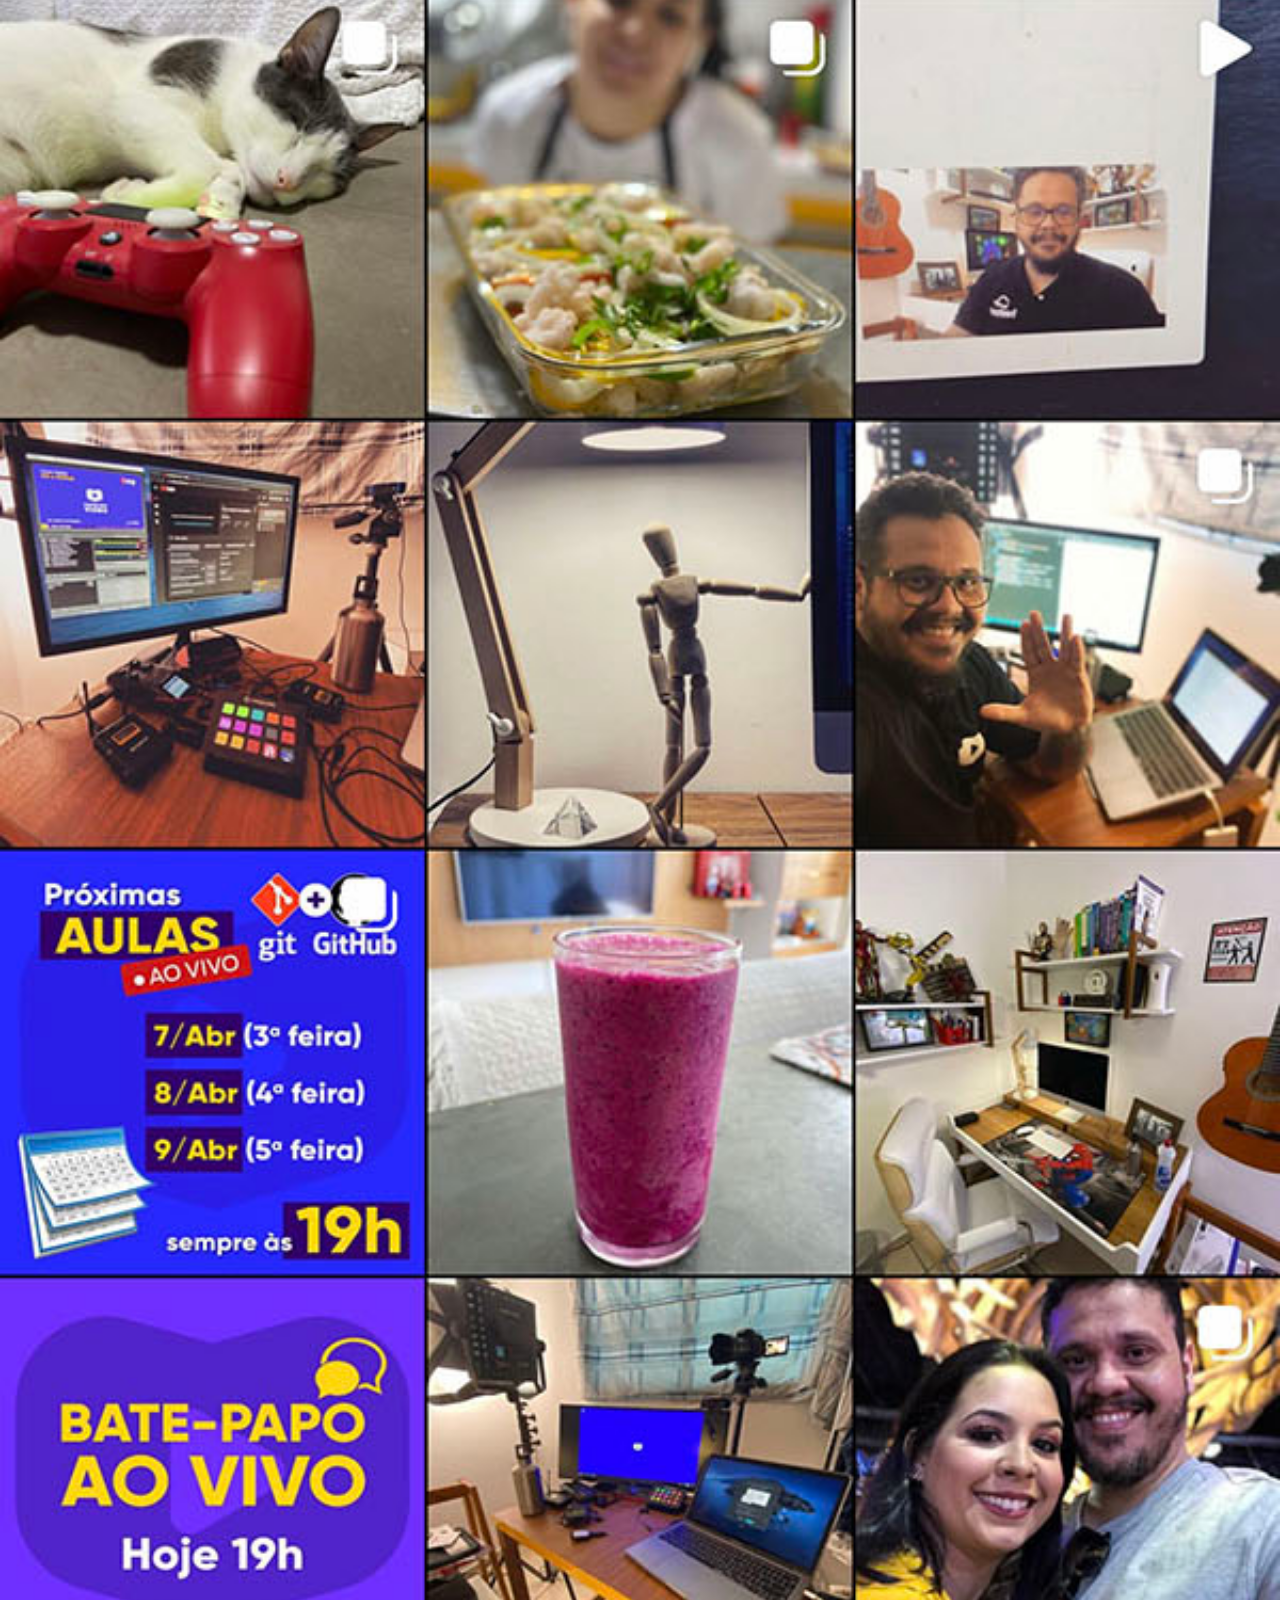
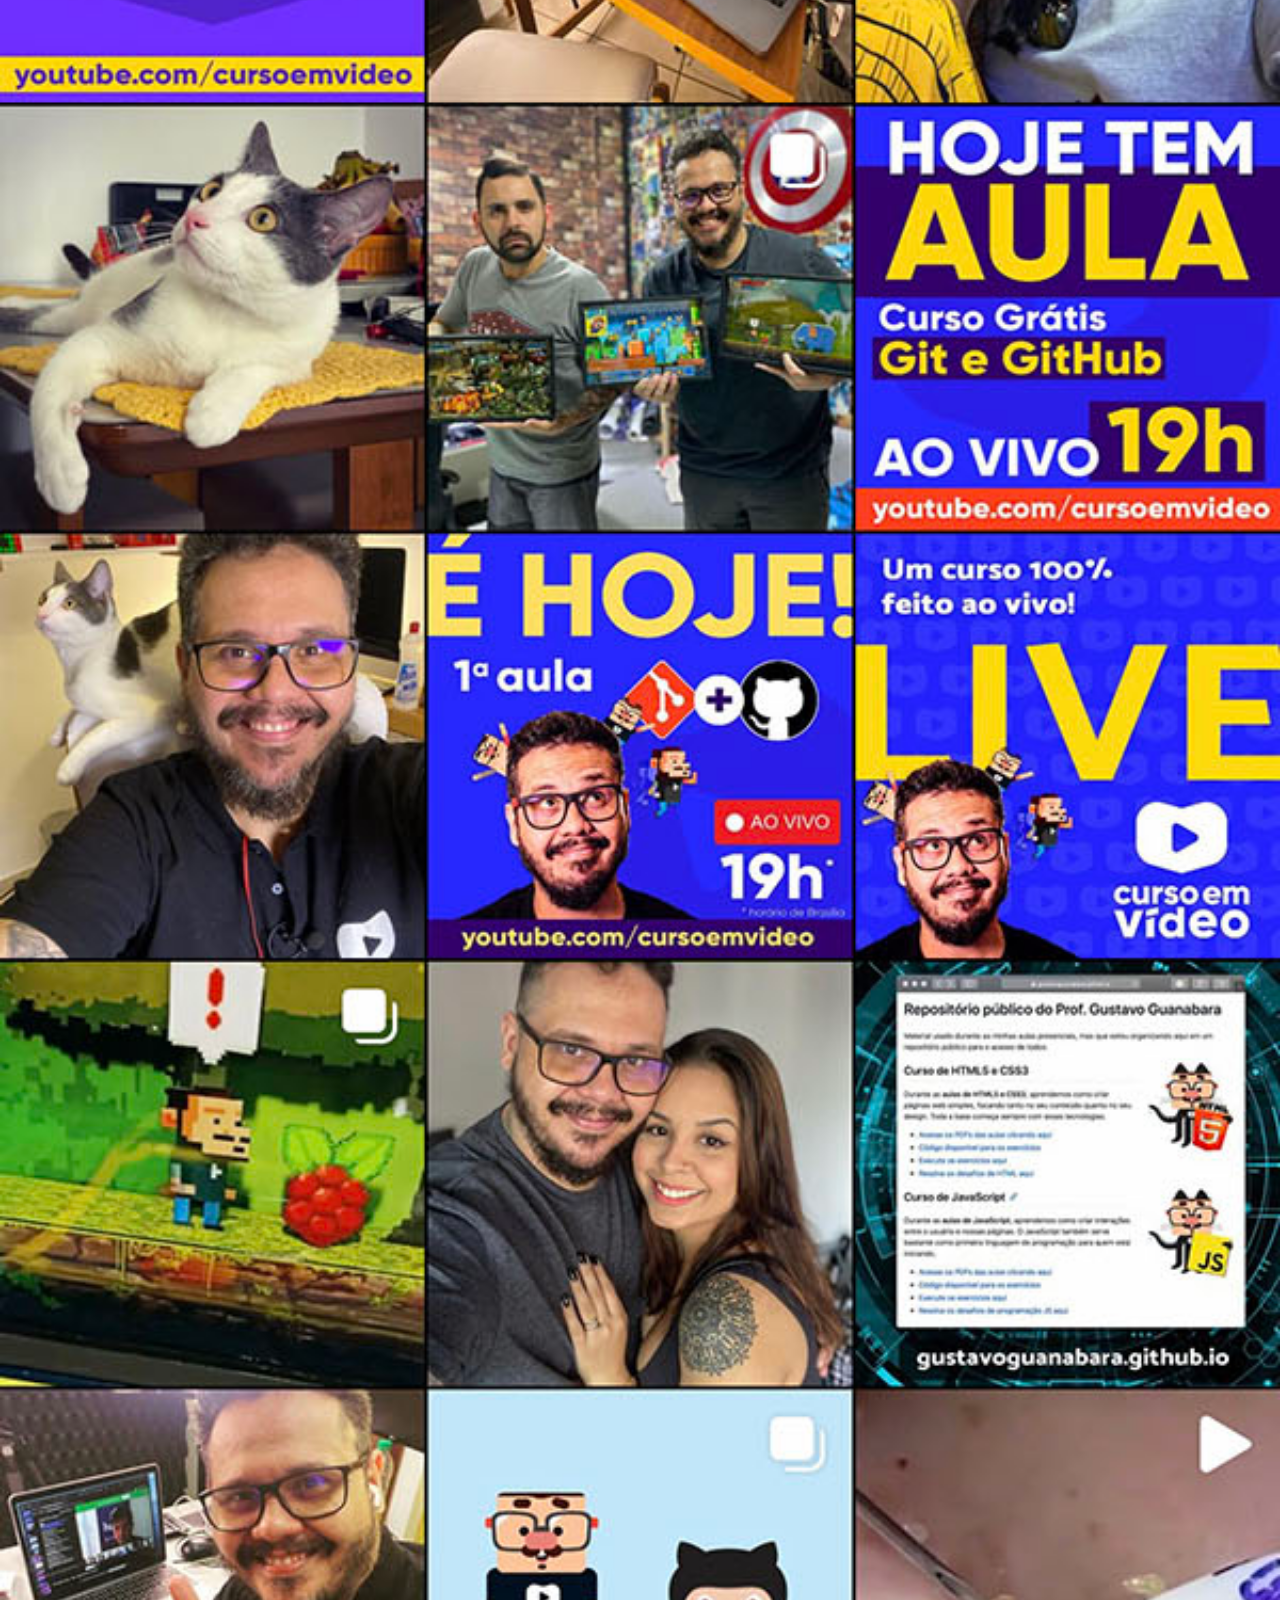
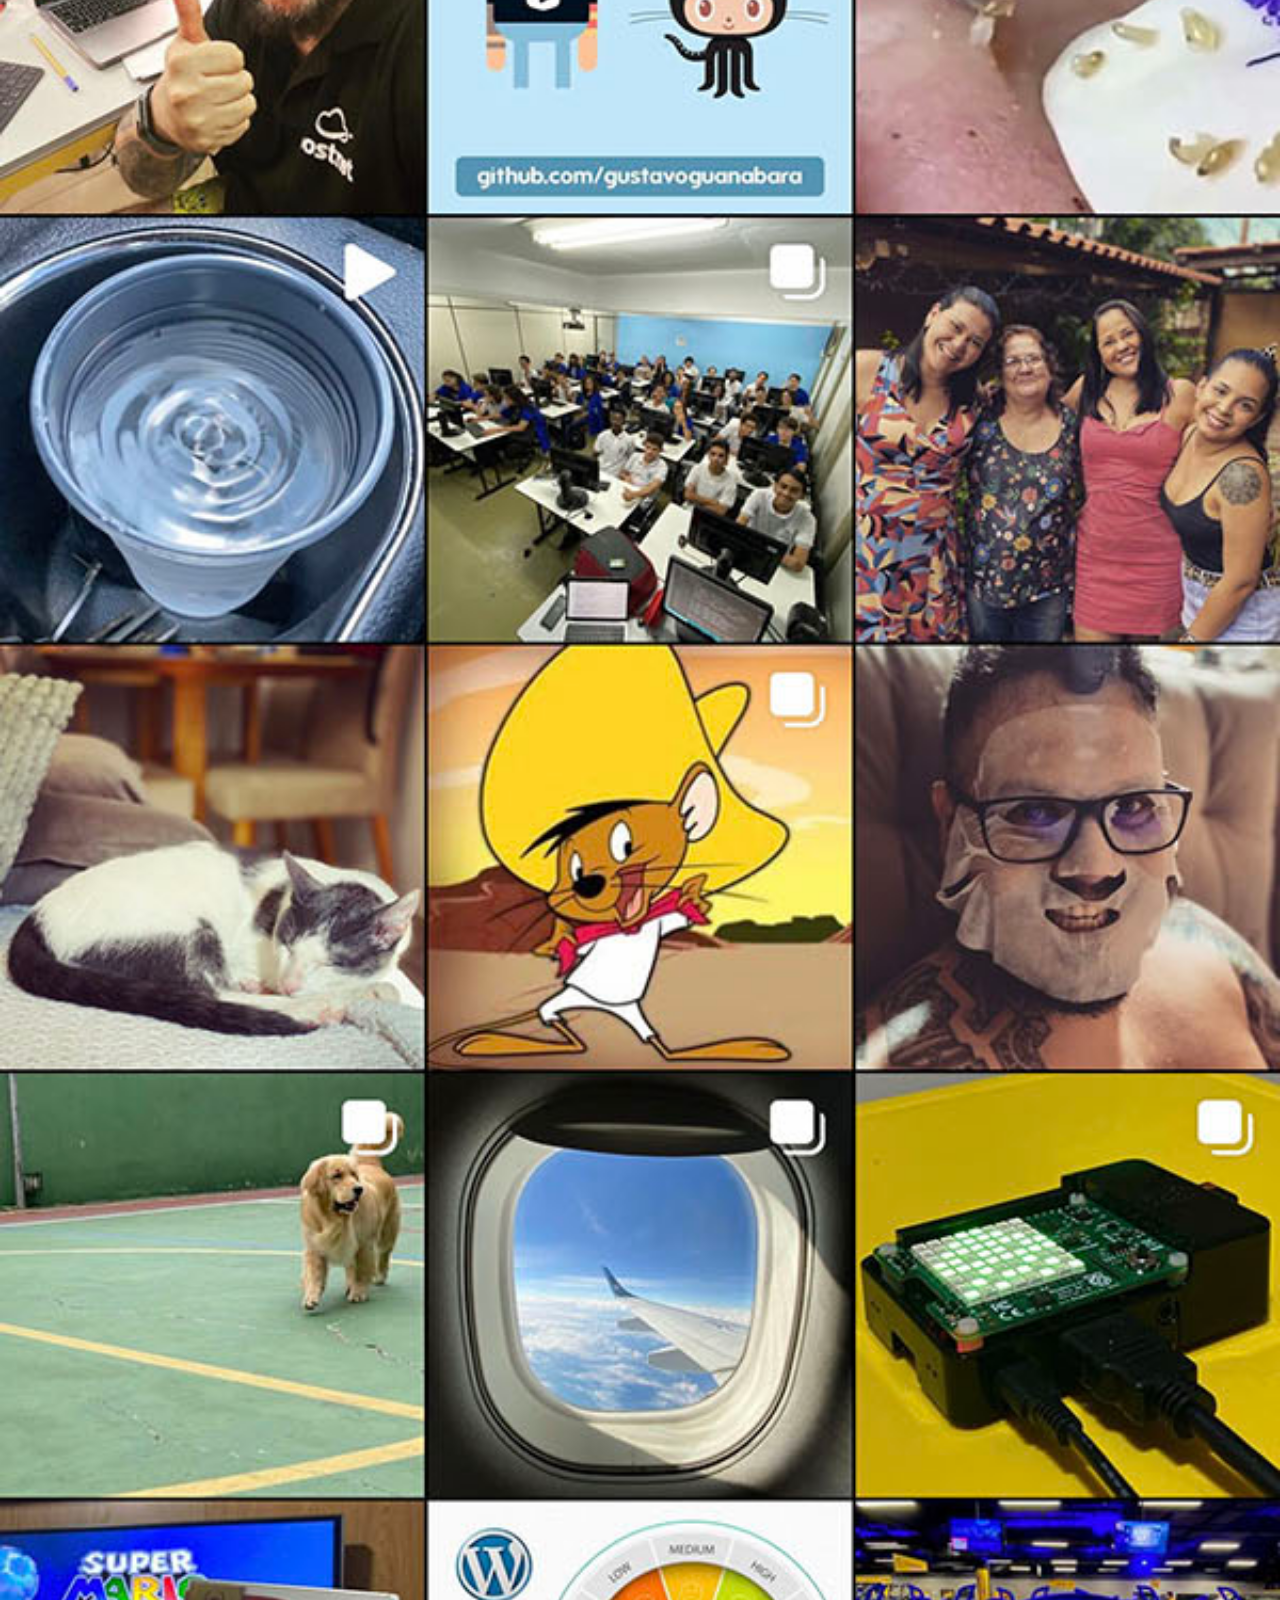
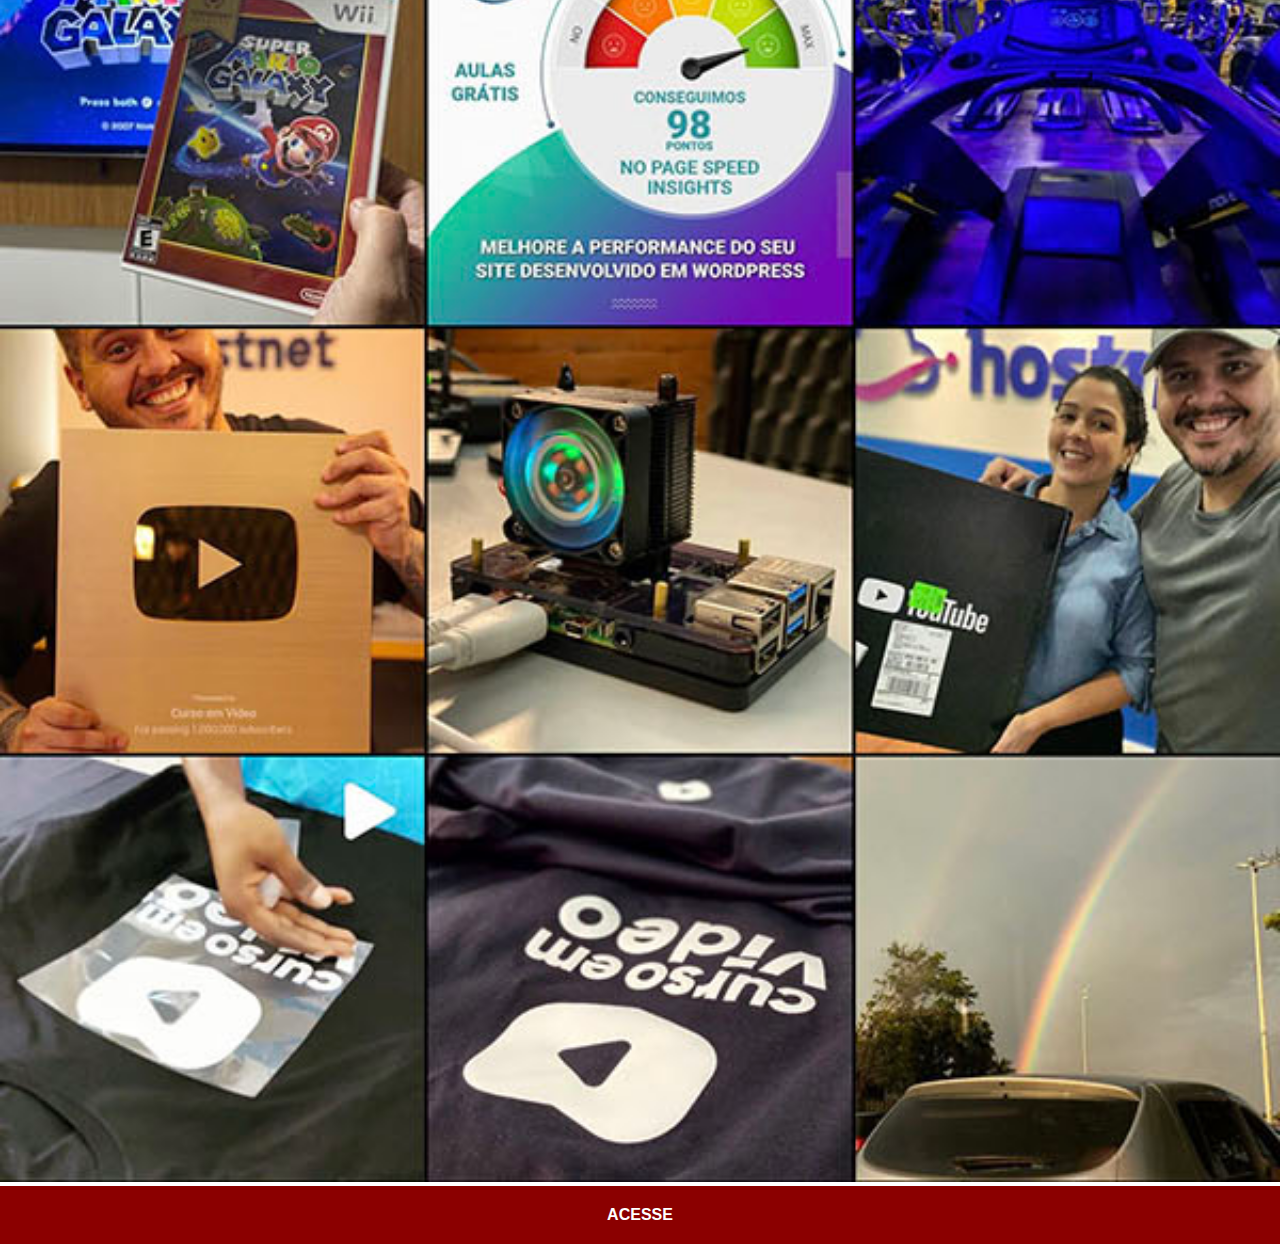
<file: instagram.html>
<!DOCTYPE html>
<html lang="pt-br">
<head>
    <meta charset="UTF-8">
    <meta name="viewport" content="width=device-width, initial-scale=1.0">
    <title>Instagram</title>
    <link rel="stylesheet" href="estilos/social.css">
</head>
<body>
    <img src="imagens/tela-instagram.jpg" alt="Instagram">
    <a href="https://www.instagram.com/gustavoguanabara/" target="_blank">ACESSE</a>
    
</body>
</html>
</file>
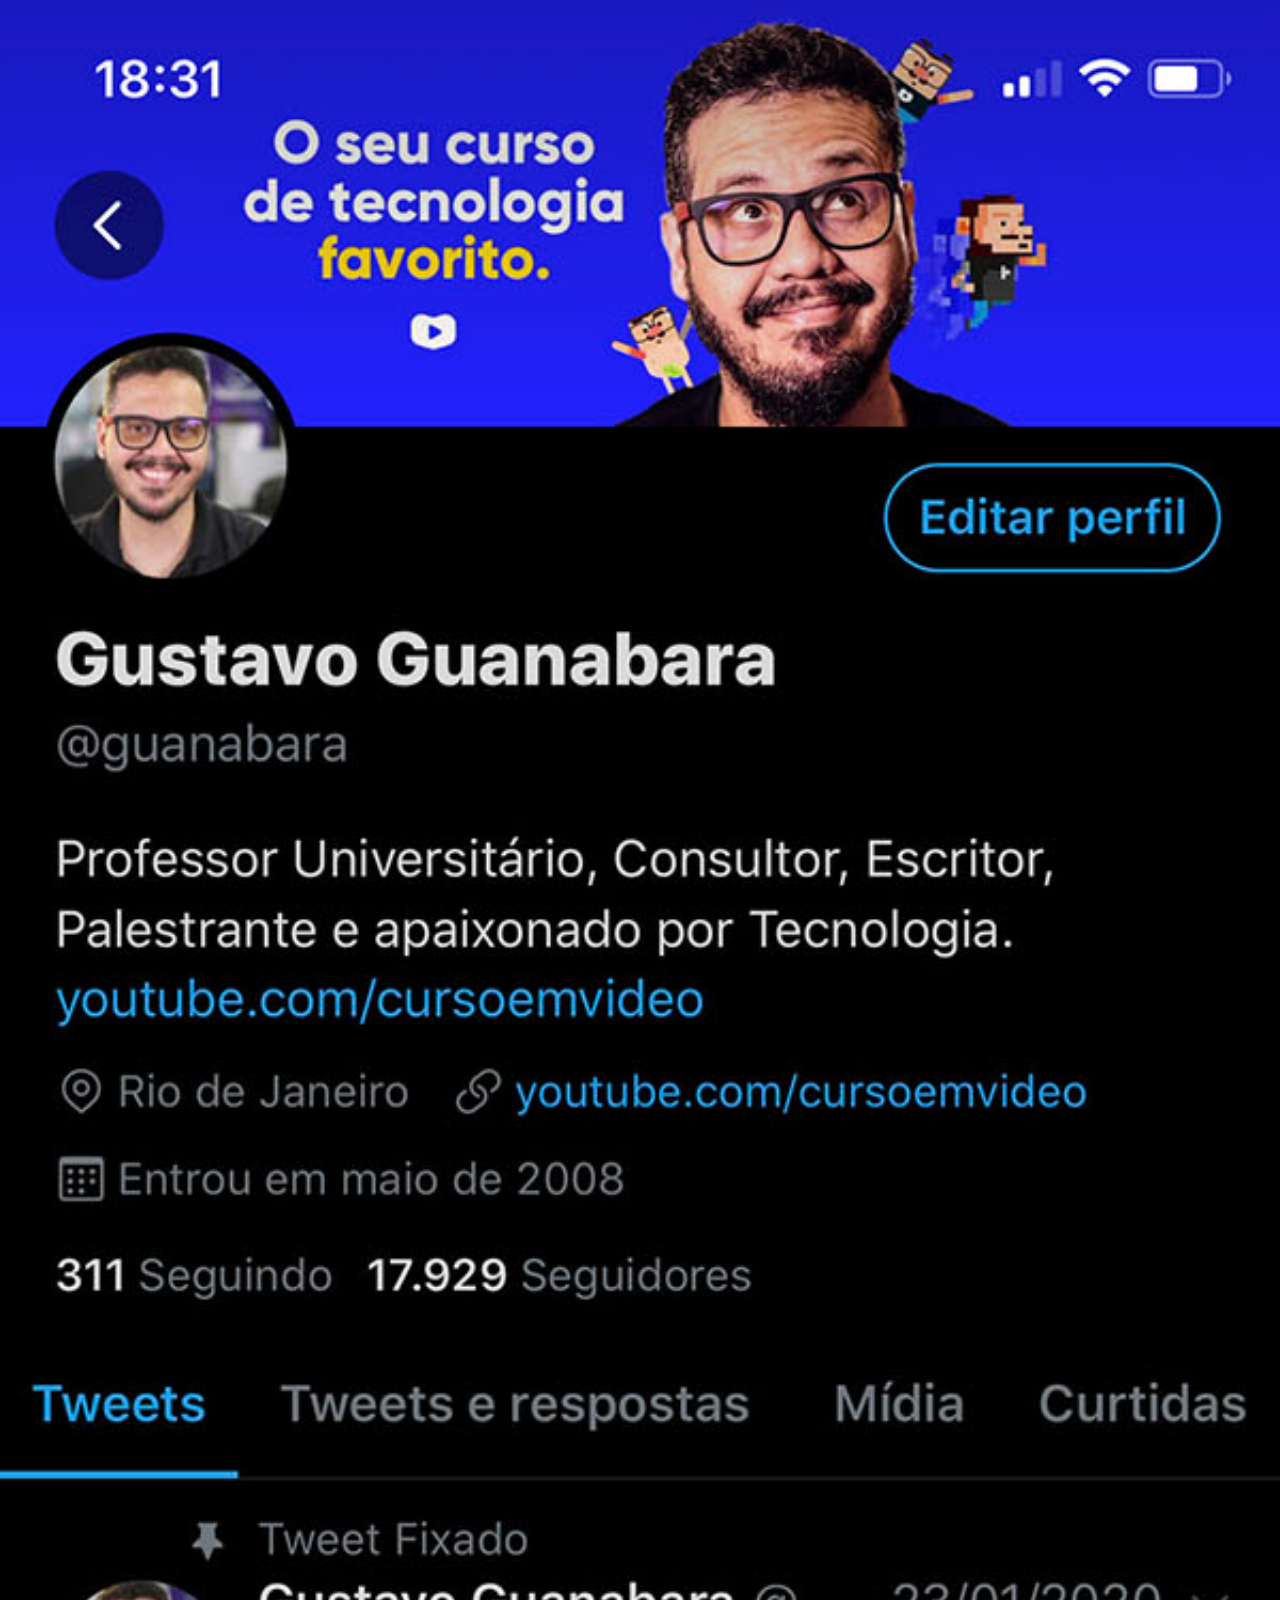
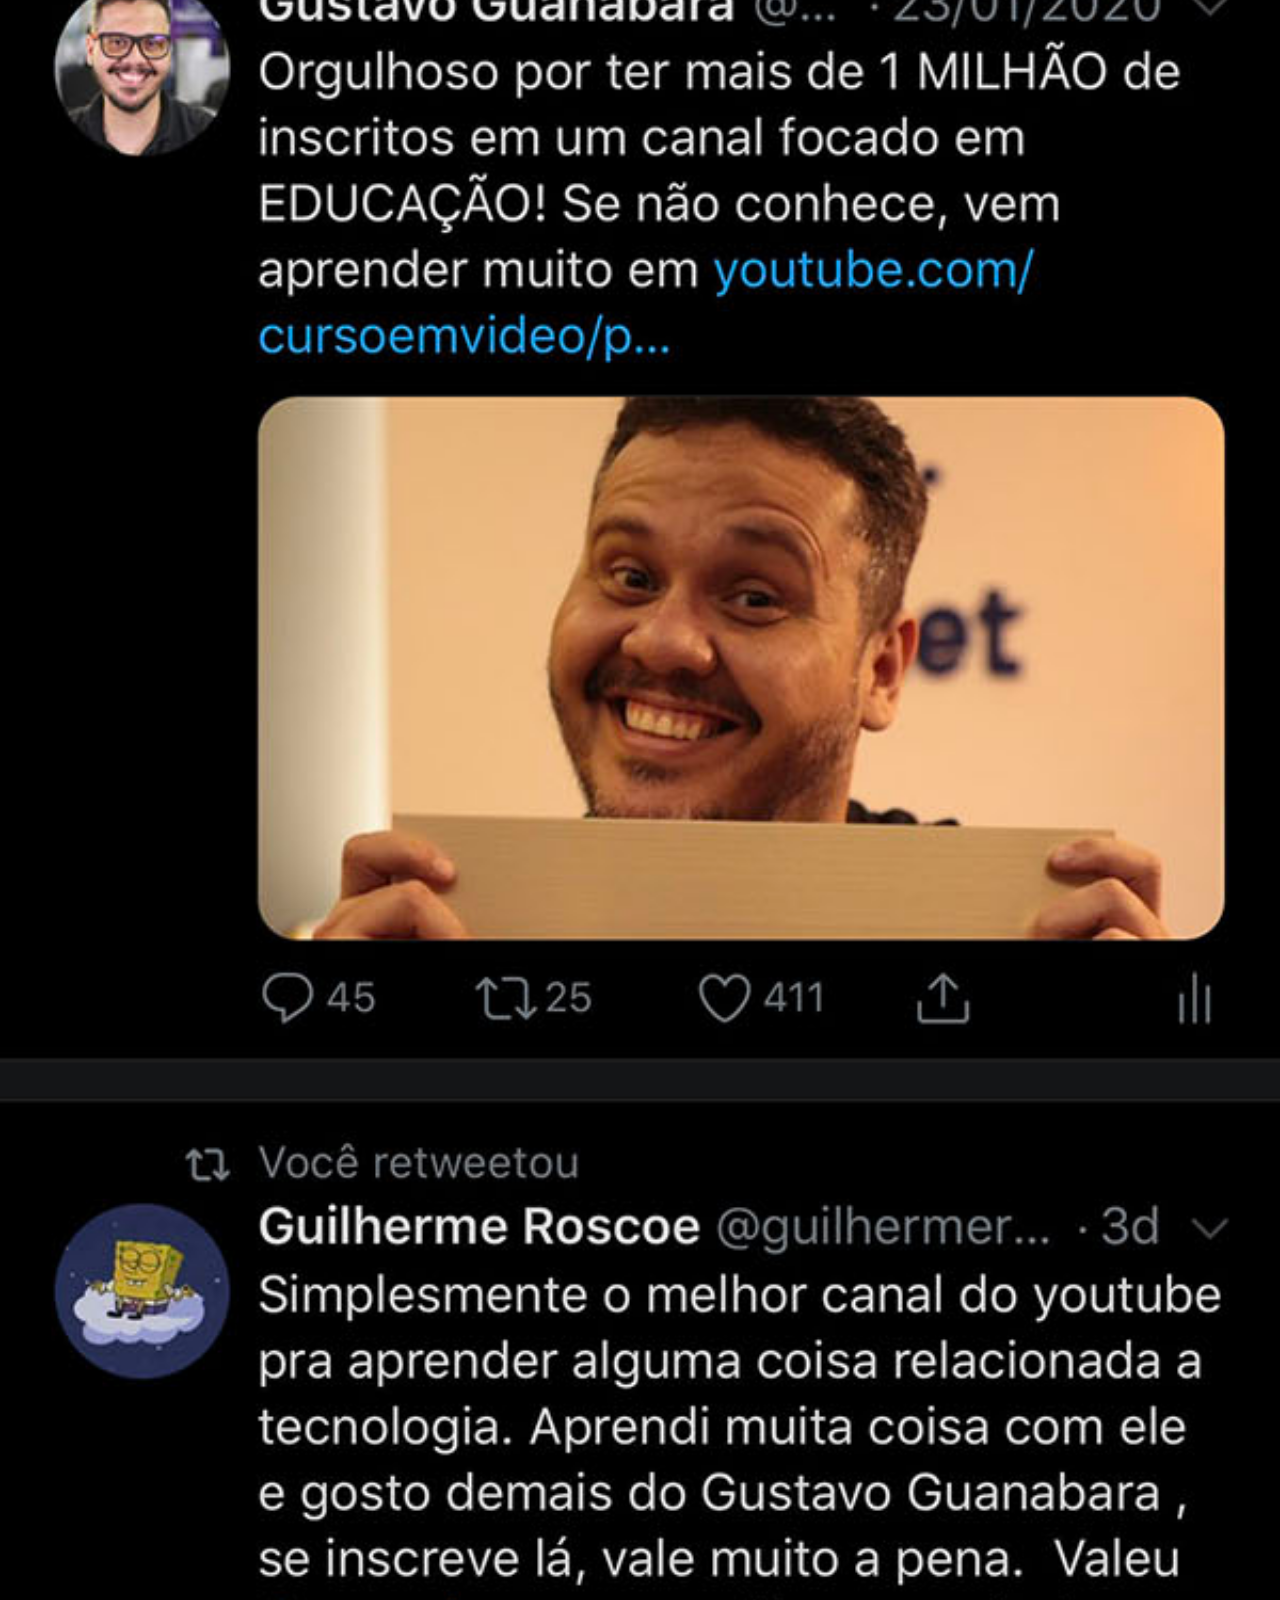
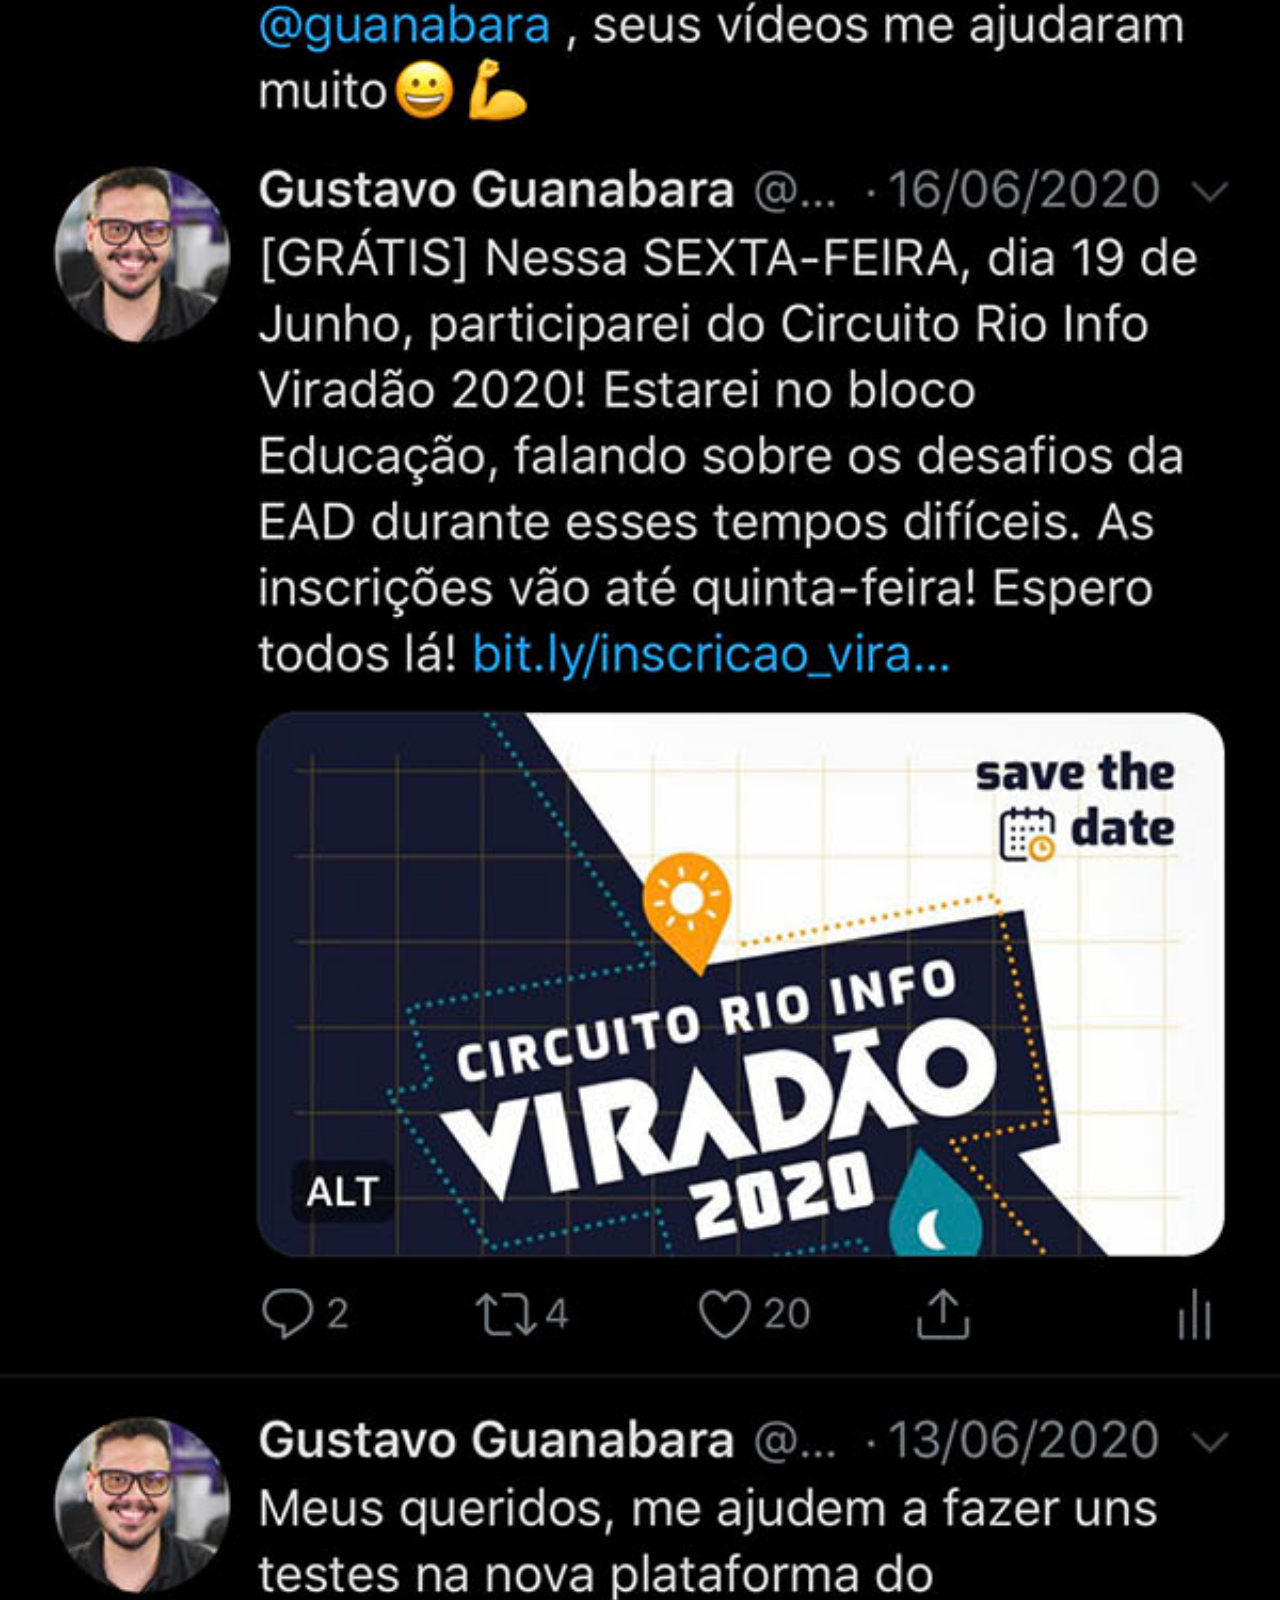
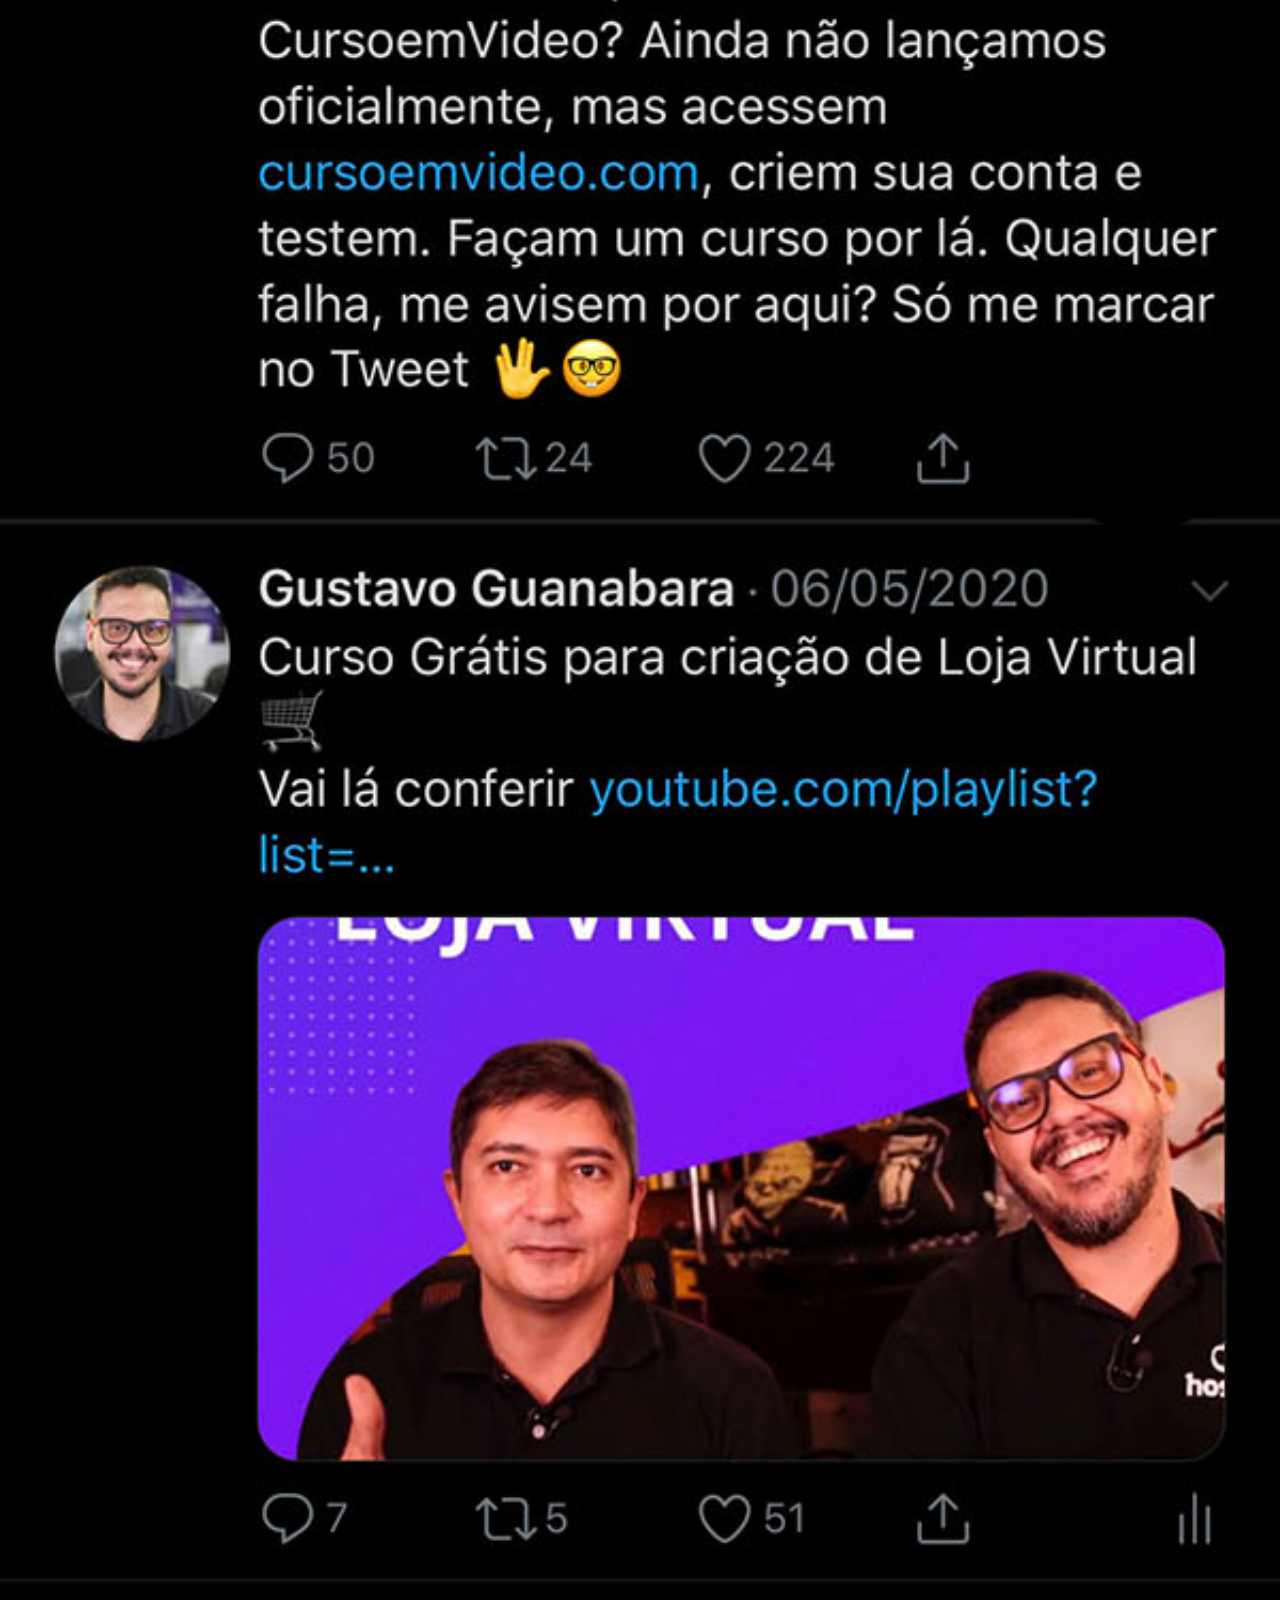
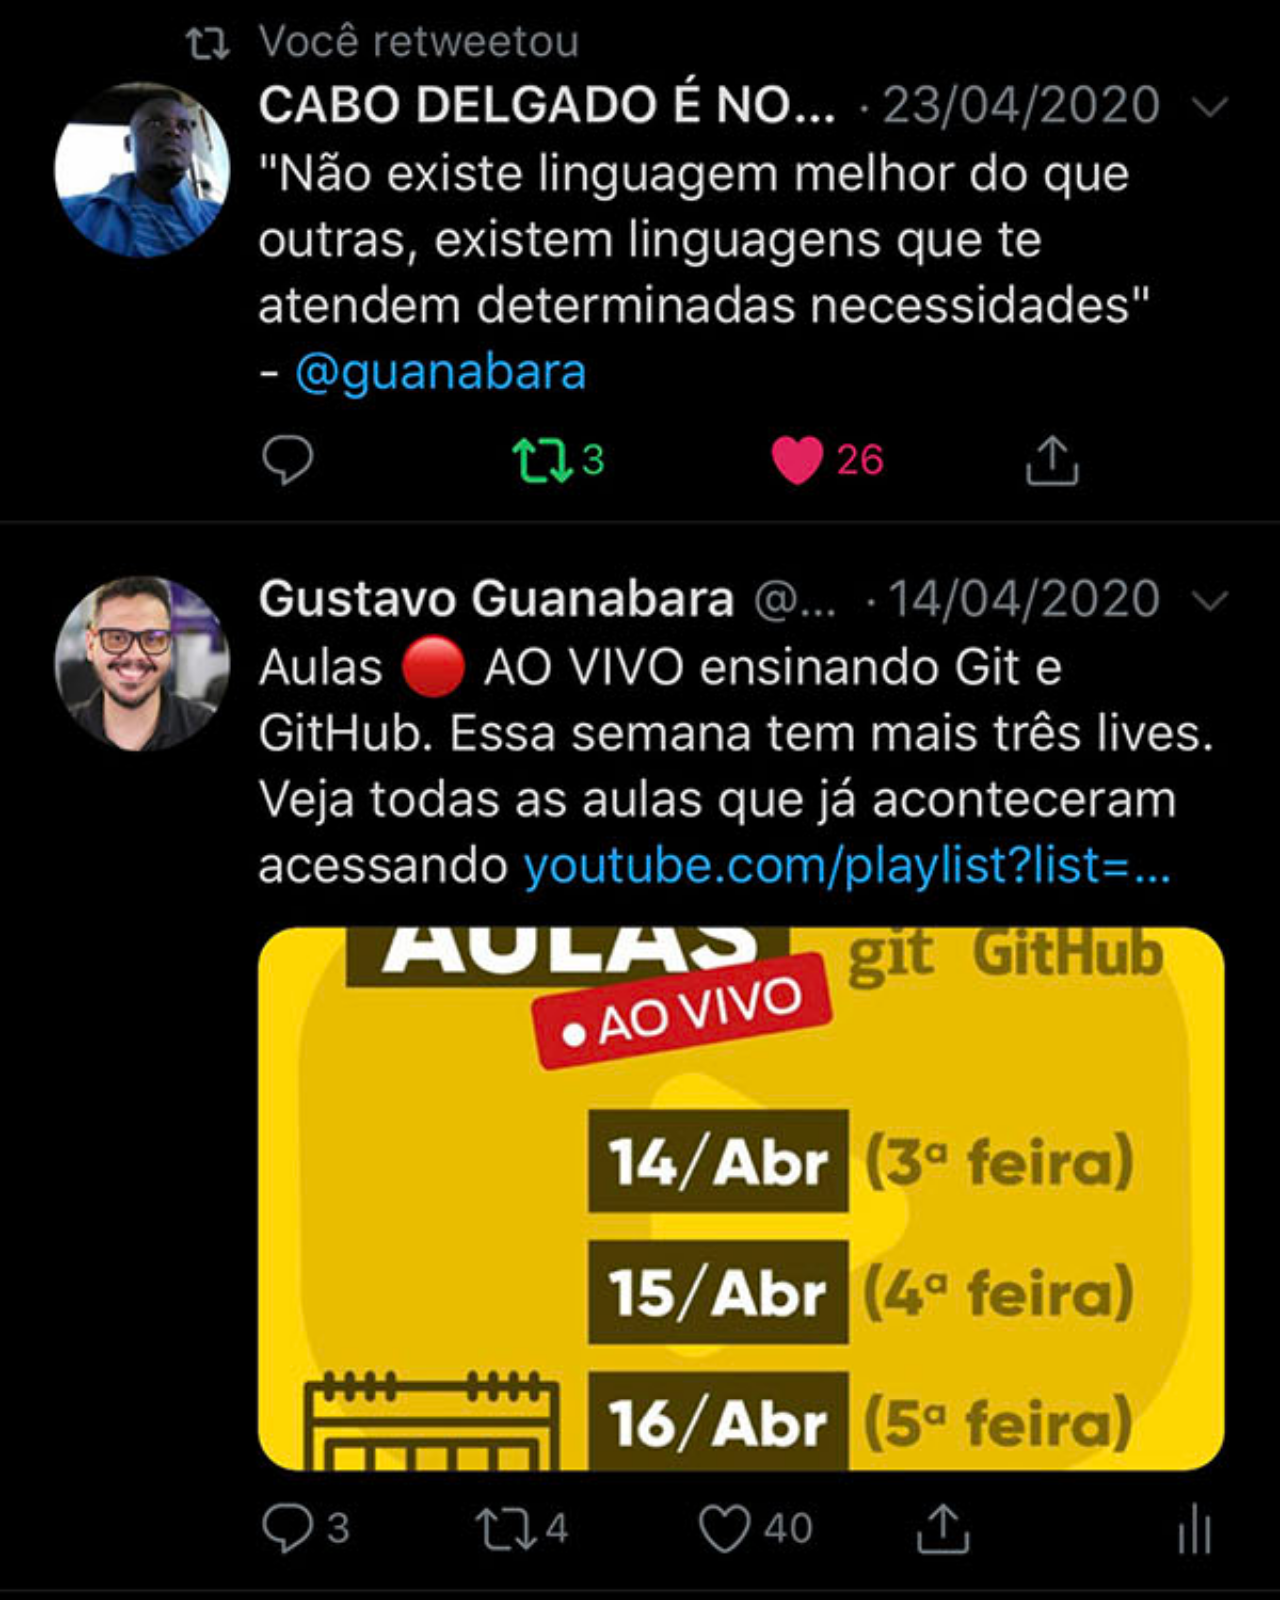
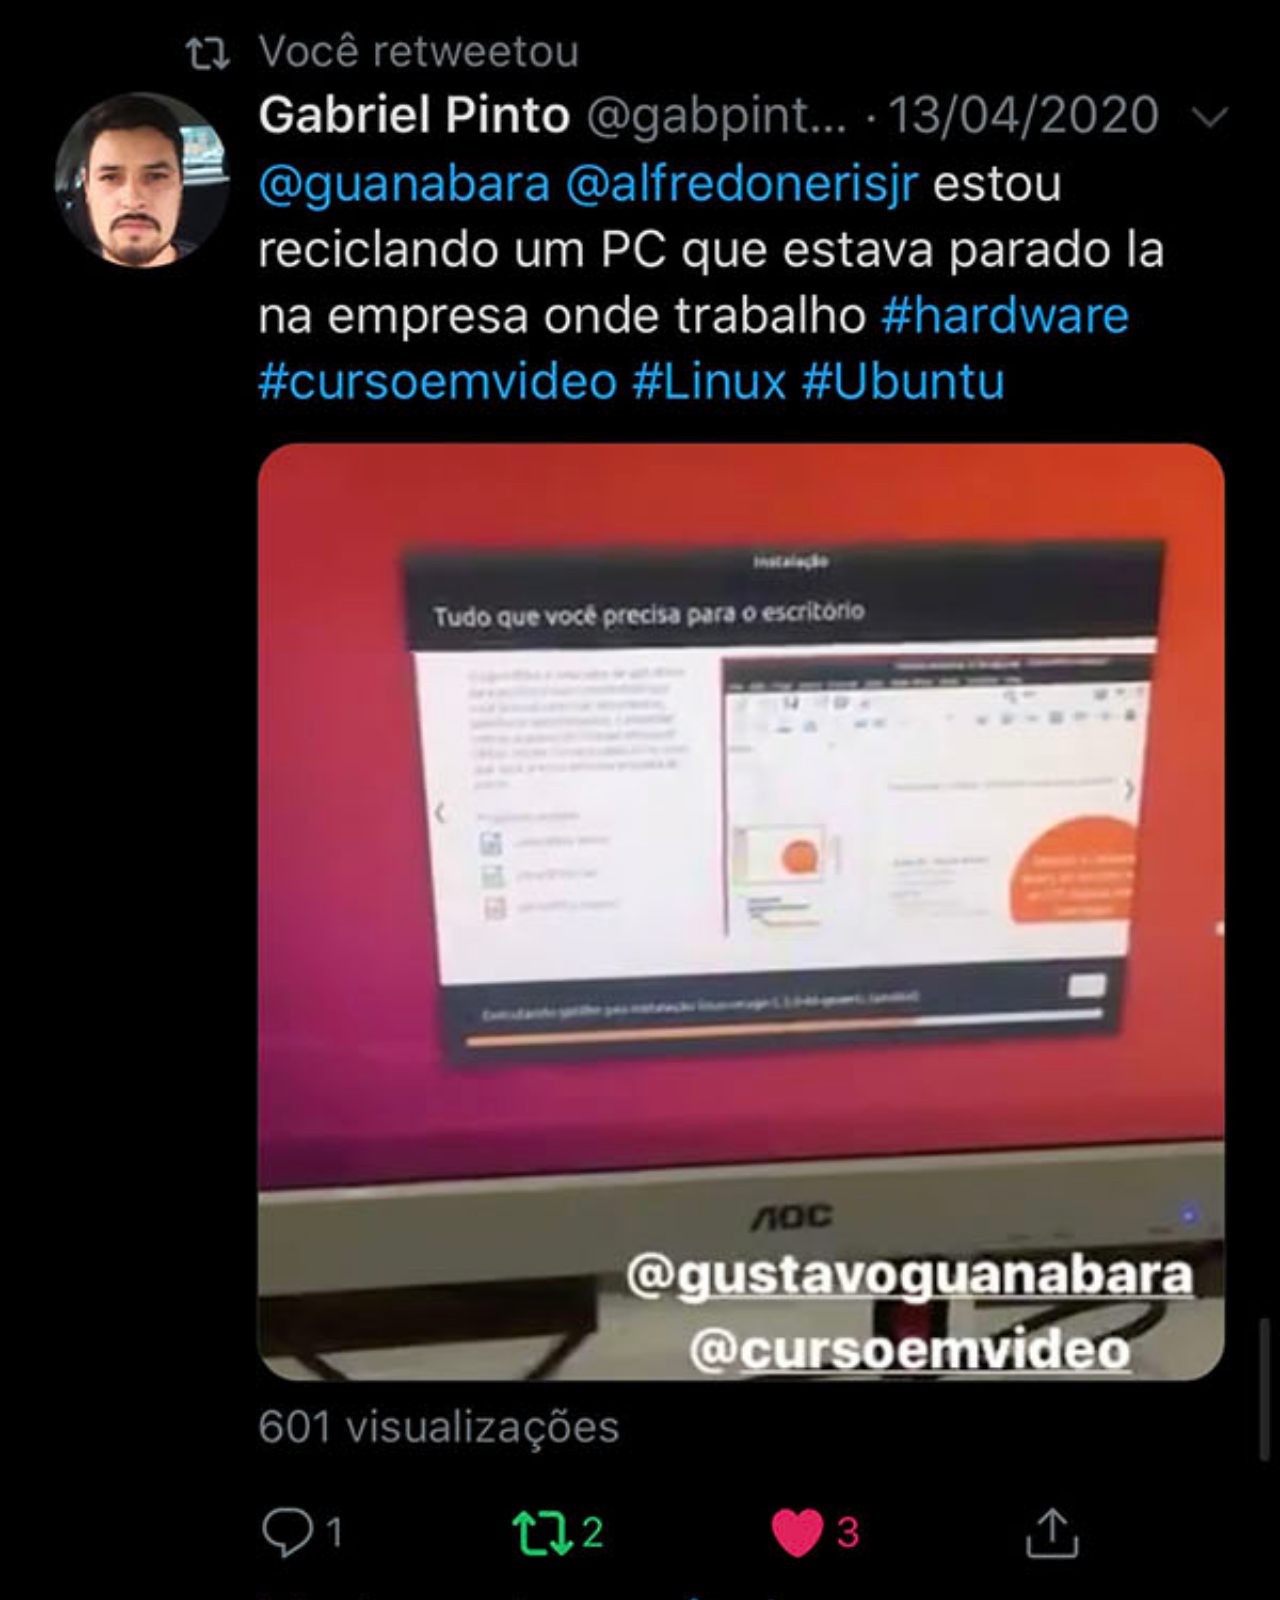
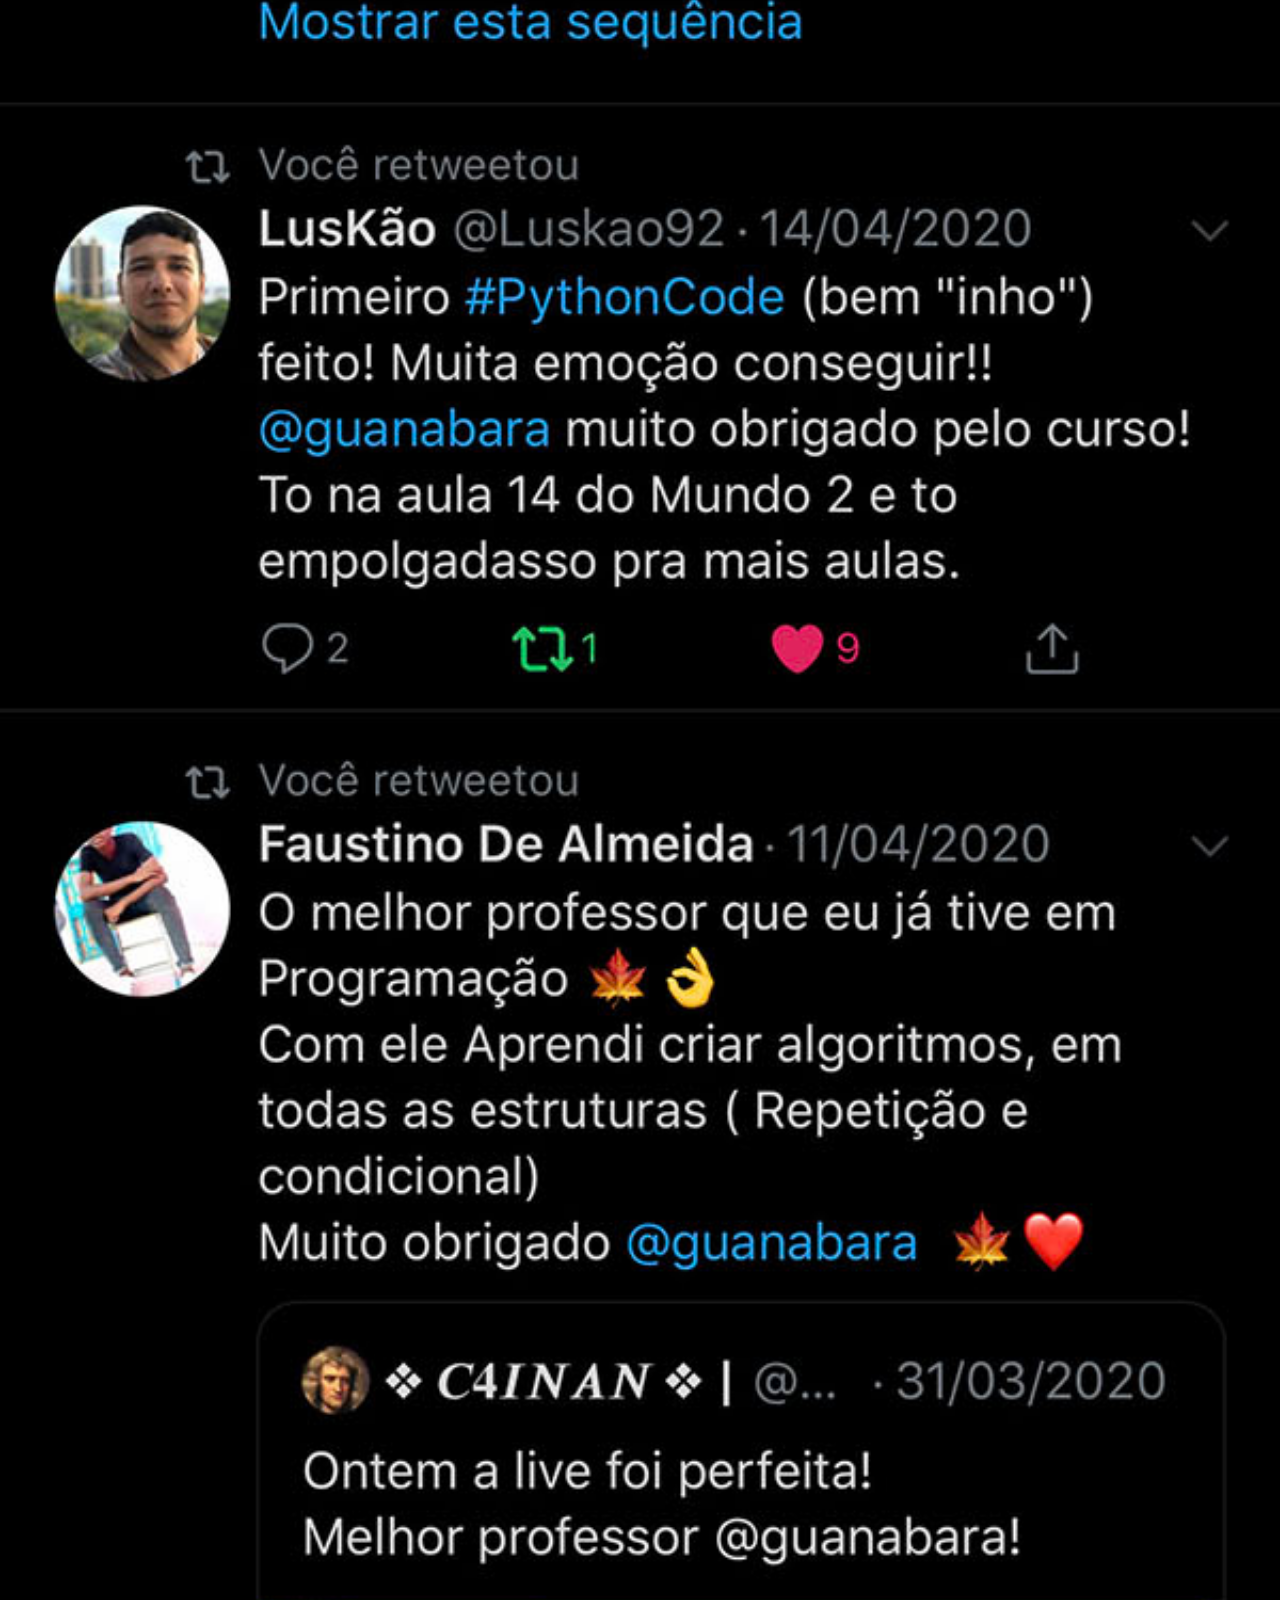
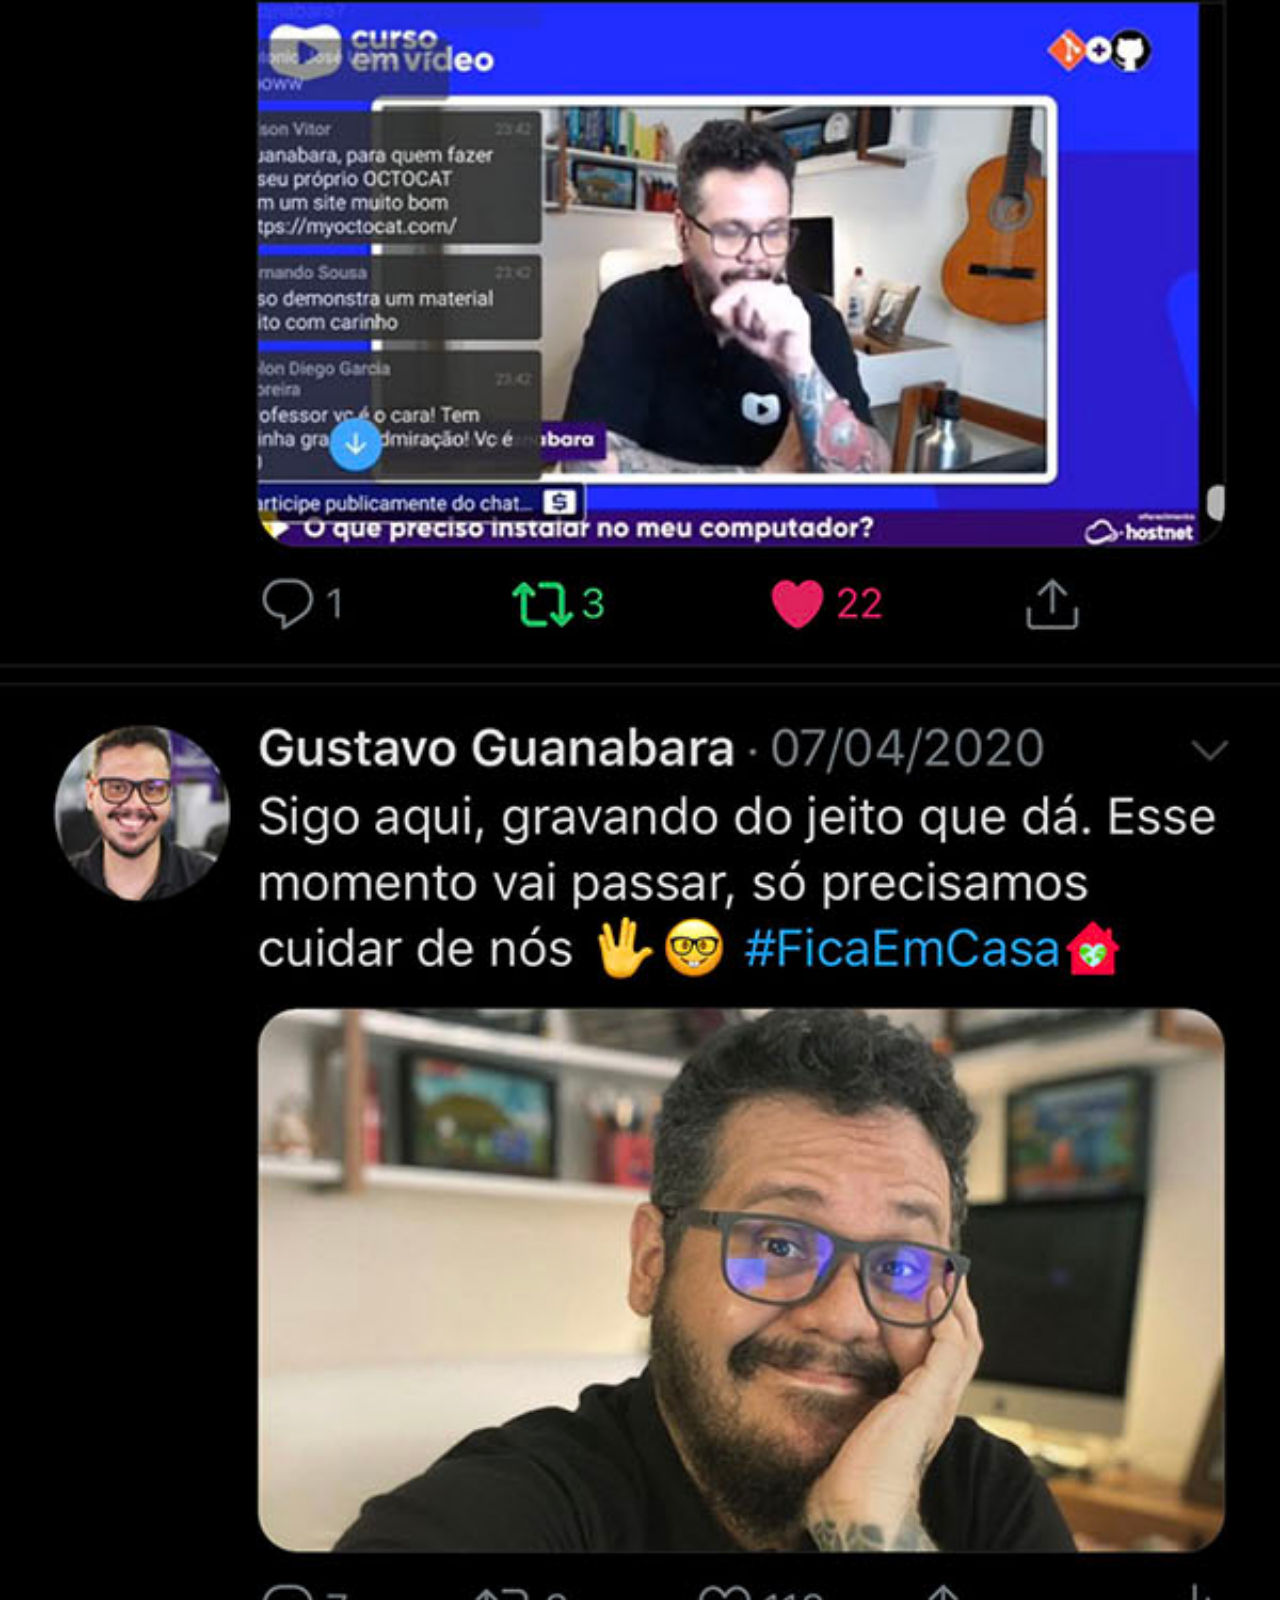
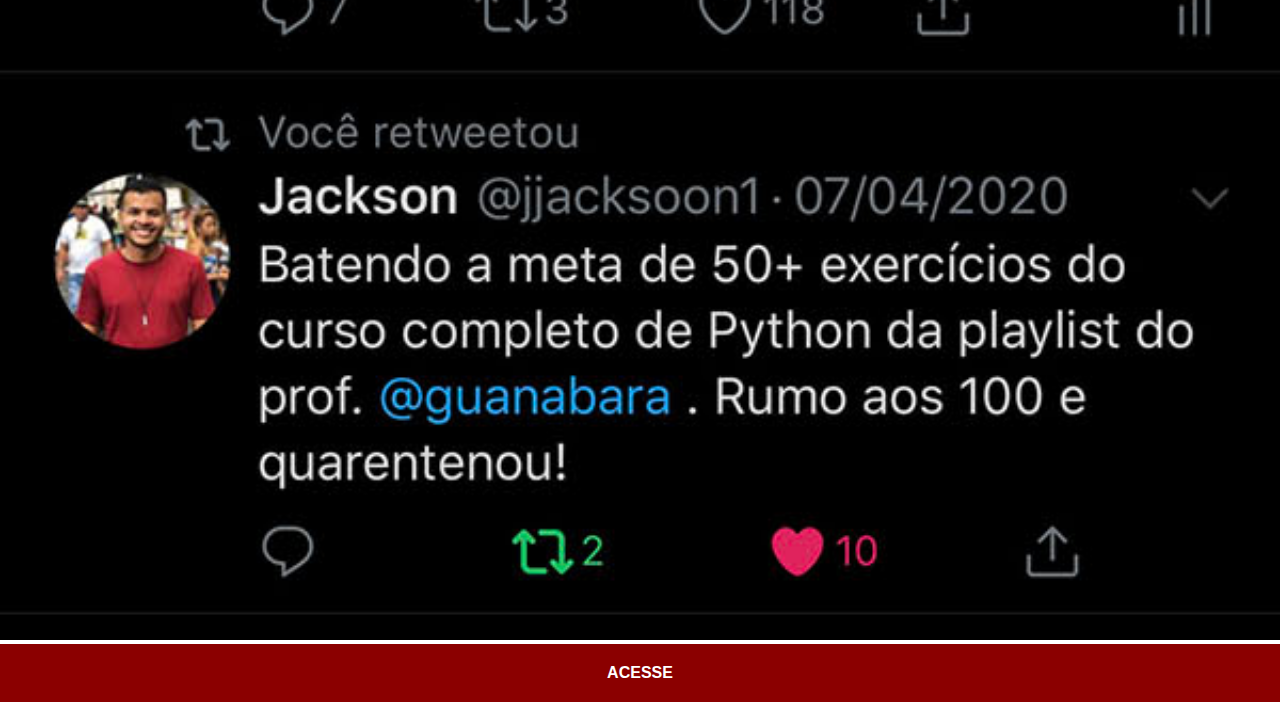
<file: twitter.html>
<!DOCTYPE html>
<html lang="pt-br">
<head>
    <meta charset="UTF-8">
    <meta name="viewport" content="width=device-width, initial-scale=1.0">
    <title>Twitter</title>
    <link rel="stylesheet" href="estilos/social.css">
</head>
<body>
    <img src="imagens/tela-twitter.jpg" alt="Twitter">
    <a href="https://www.twitter.com/gustavoguanabara/" target="_blank">ACESSE</a>

    
</body>
</html>
</file>
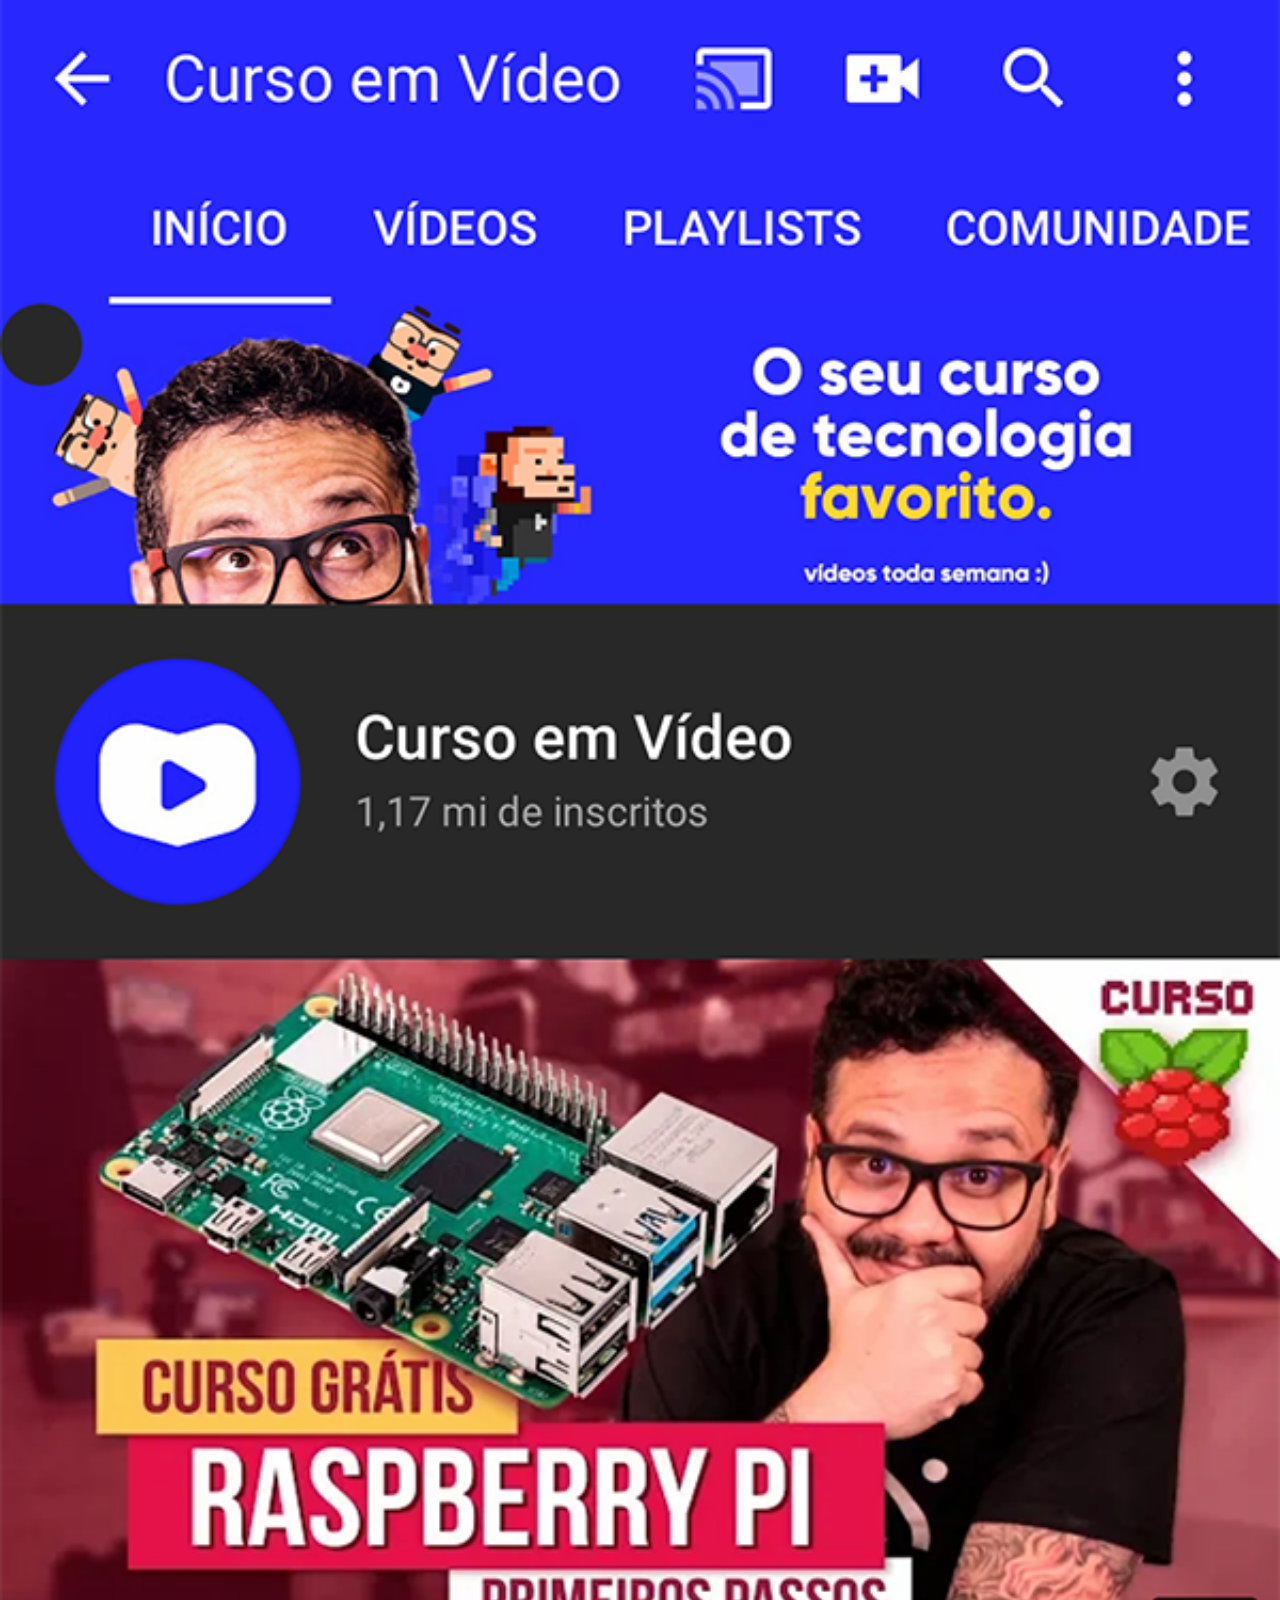
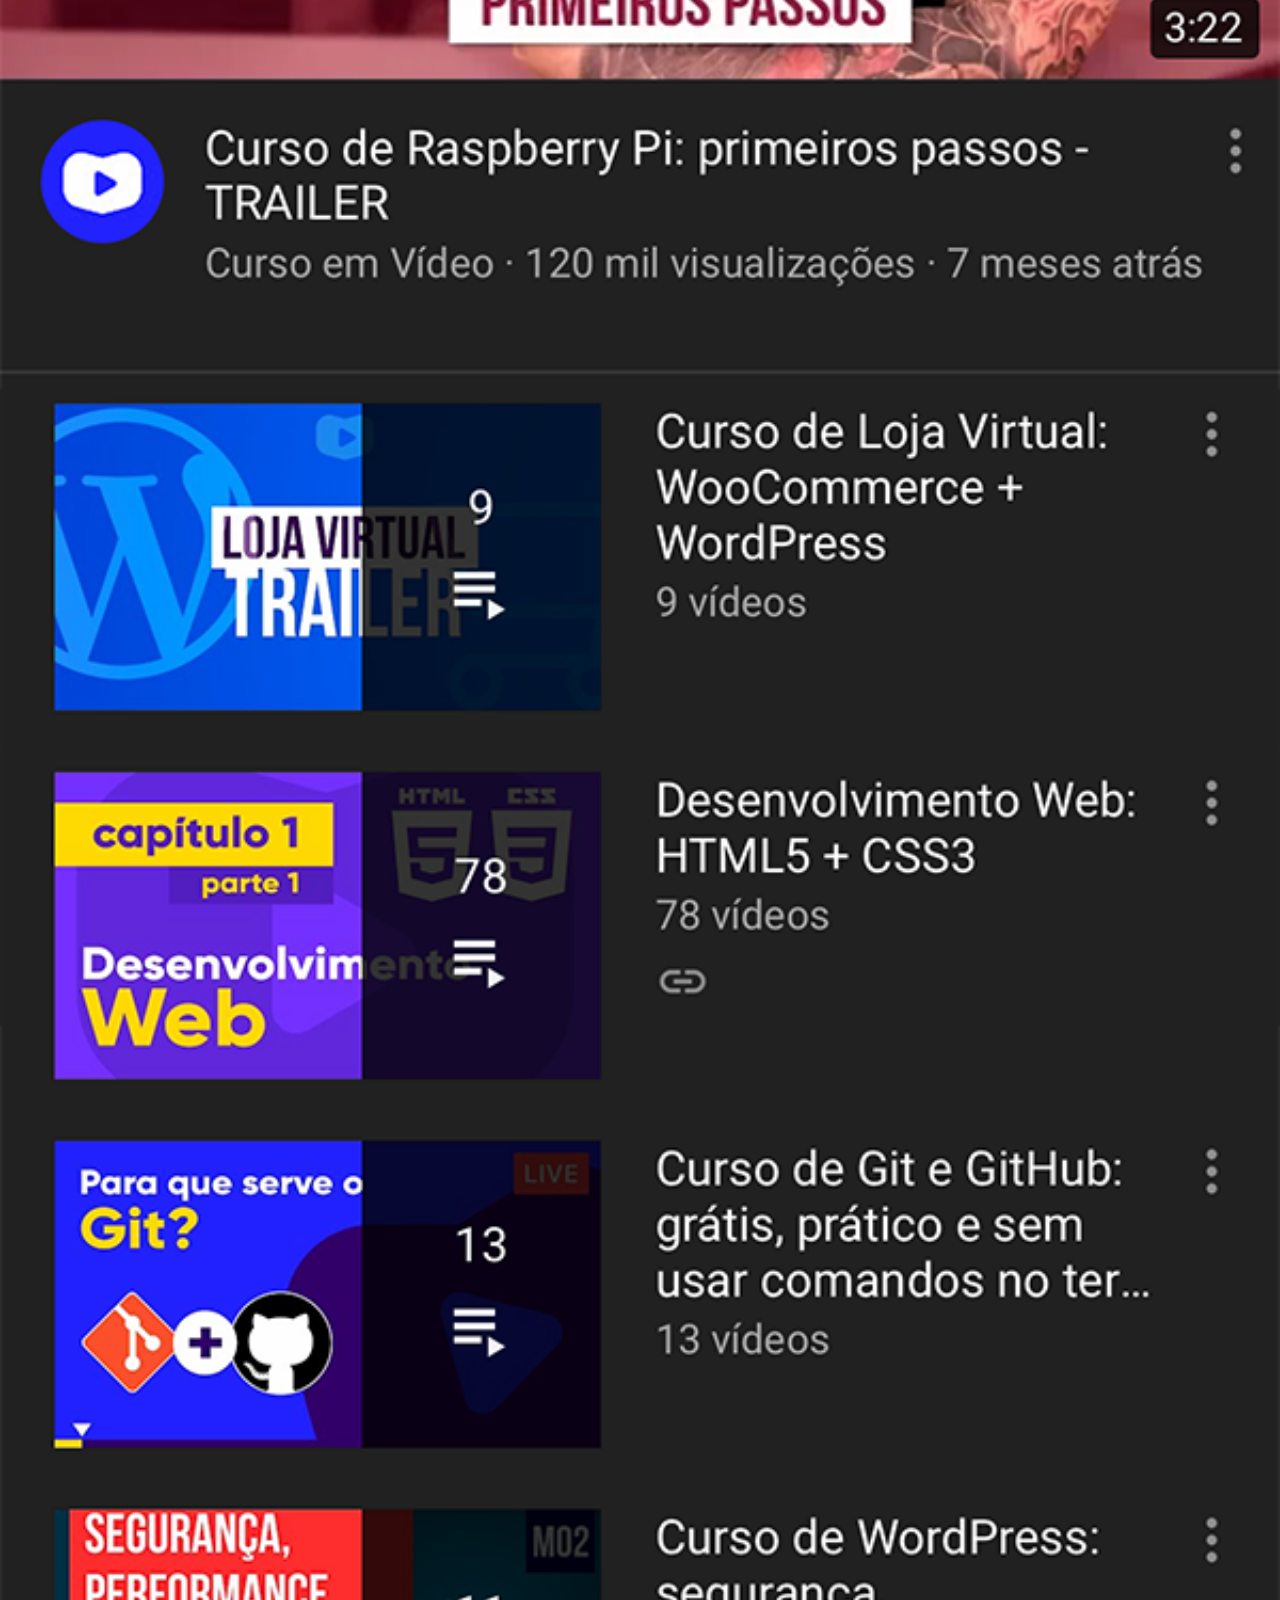
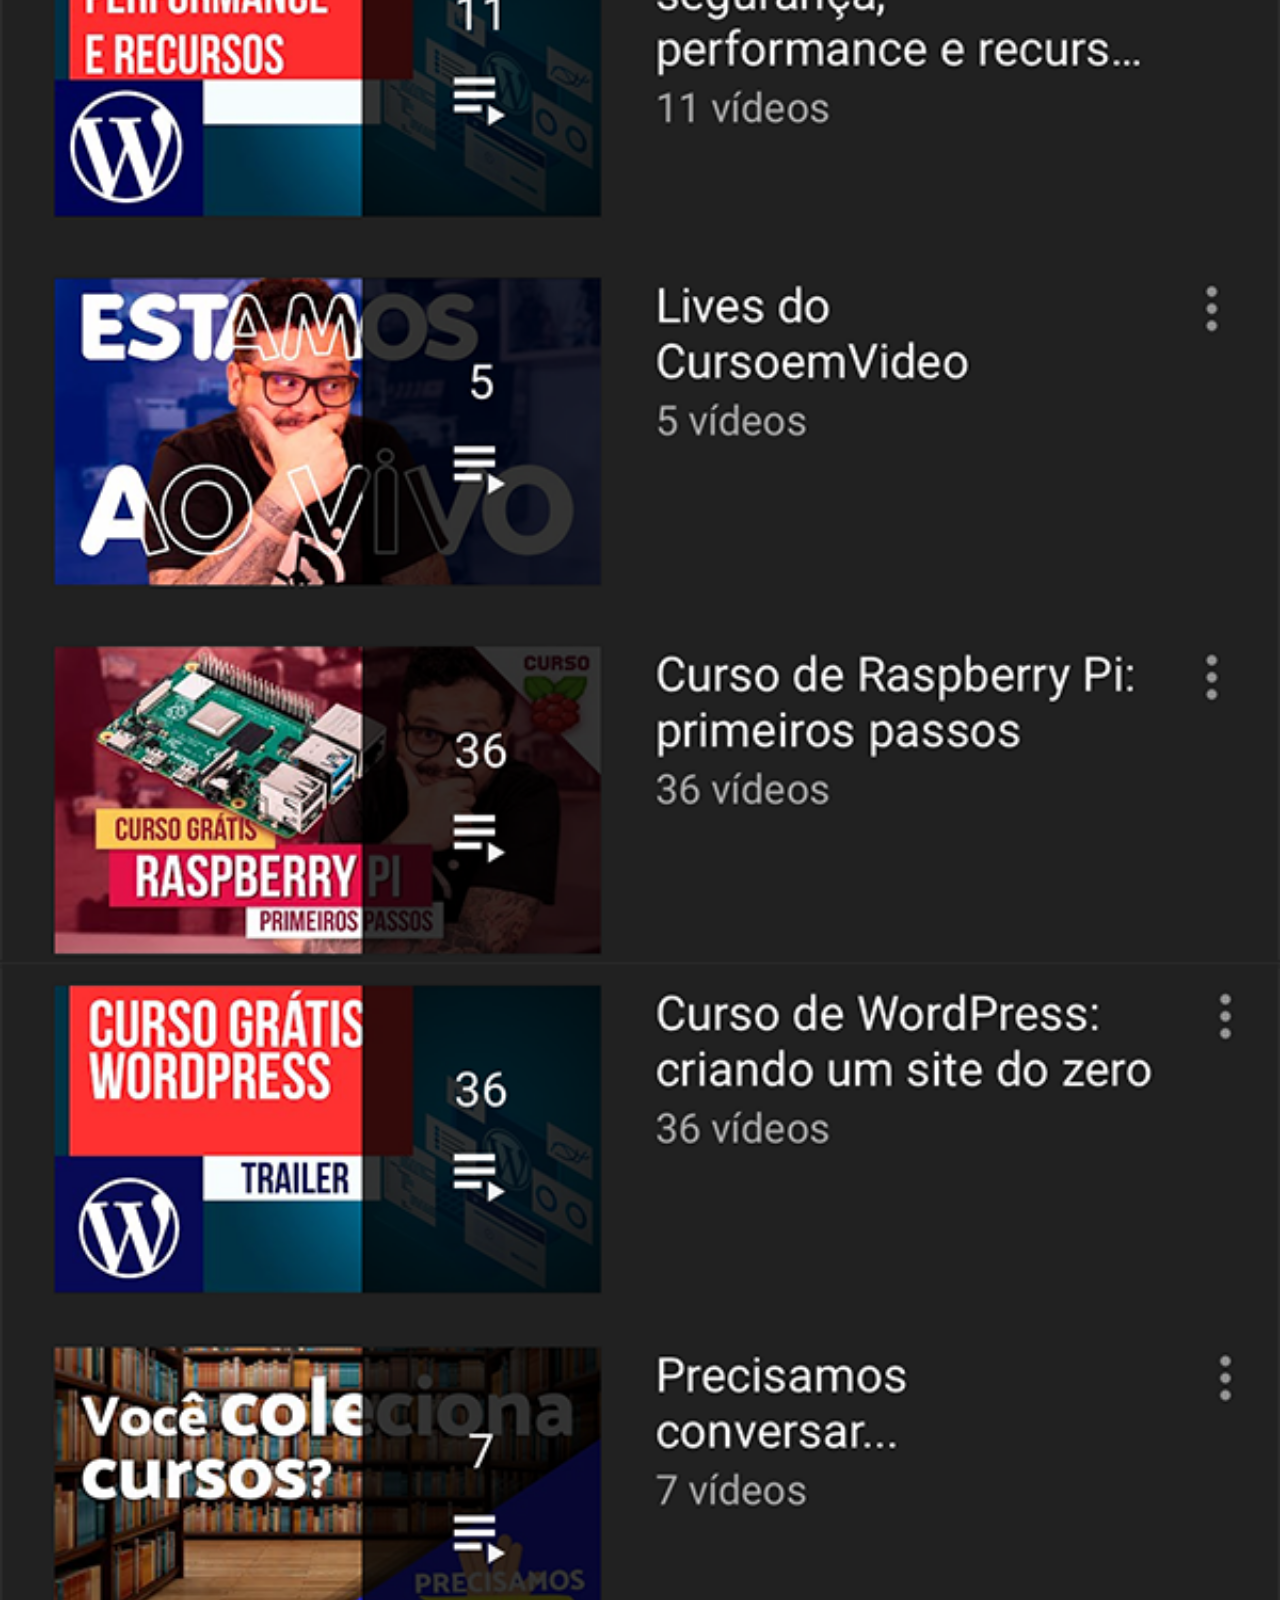
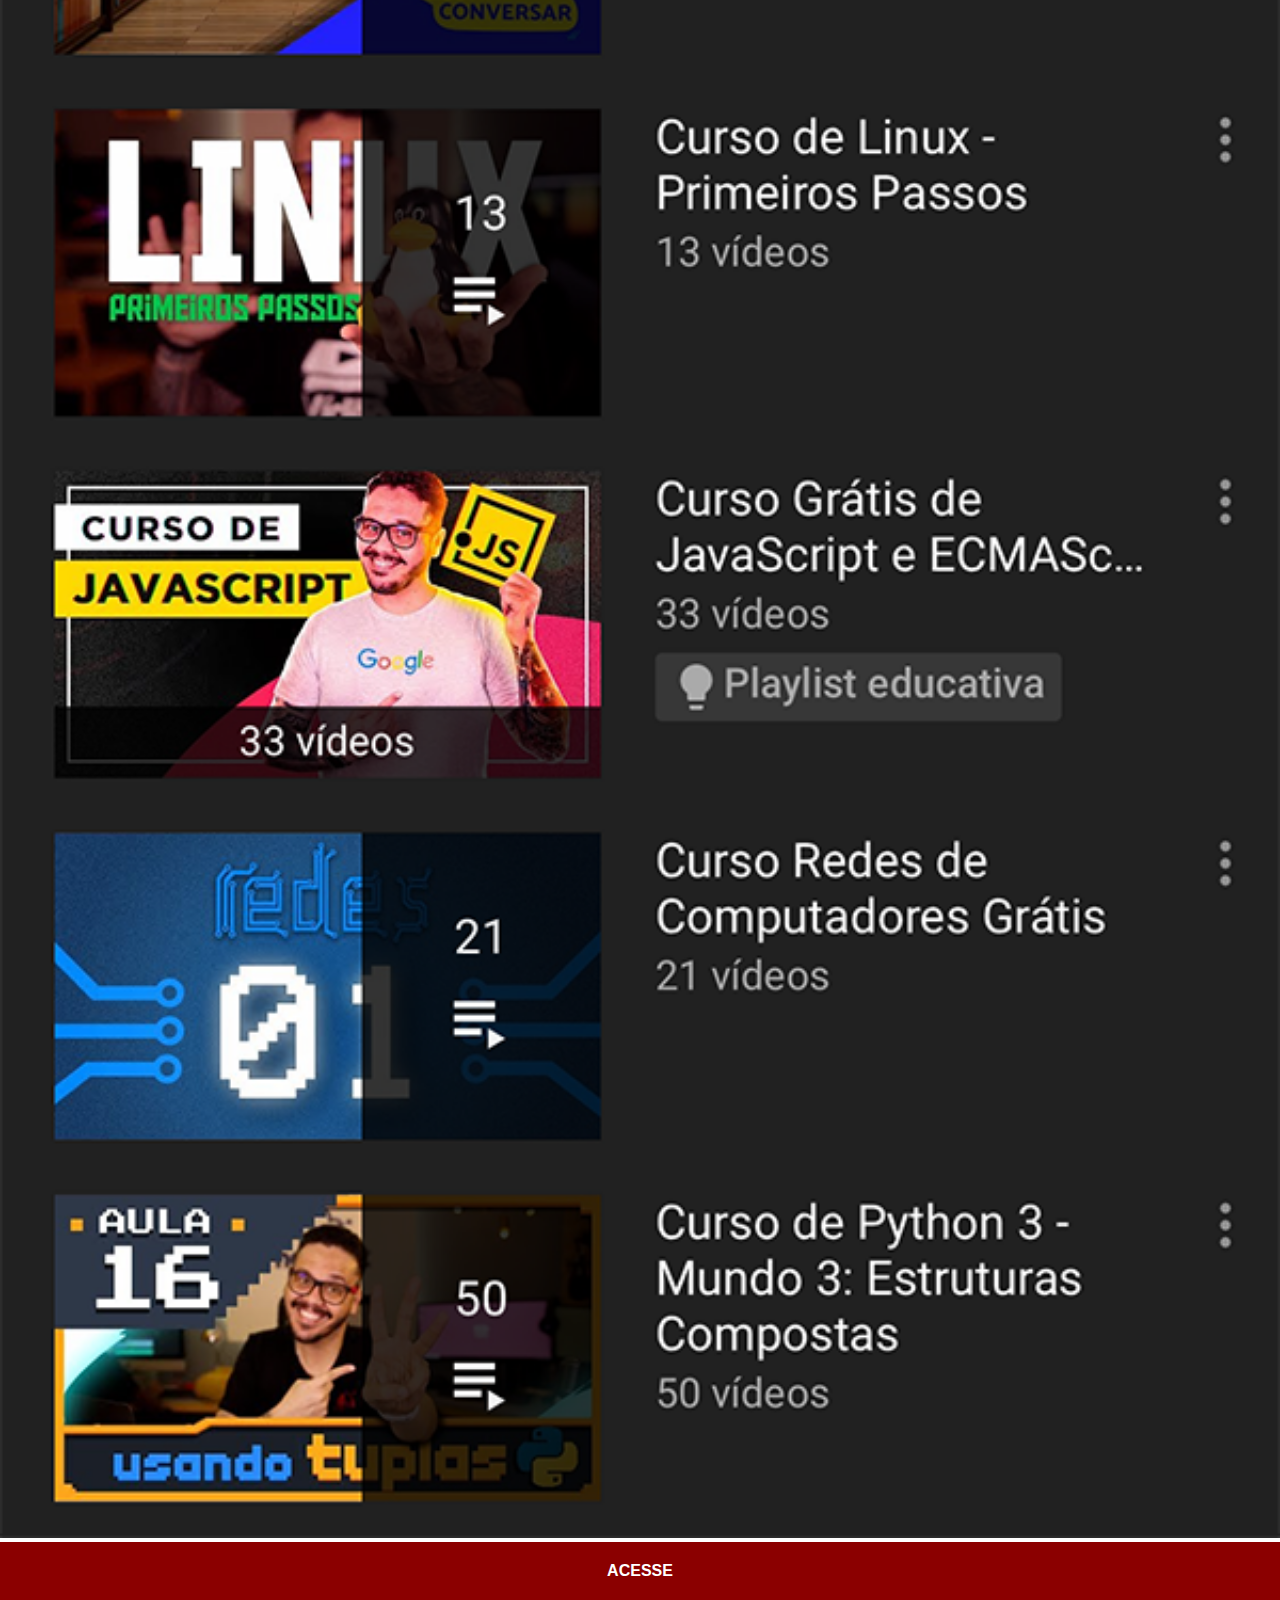
<file: youtube.html>
<!DOCTYPE html>
<html lang="pt-br">
<head>
    <meta charset="UTF-8">
    <meta name="viewport" content="width=device-width, initial-scale=1.0">
    <title>YouTube</title>
    <link rel="stylesheet" href="estilos/social.css">
</head>
<body>
    <img src="imagens/tela-youtube.png" alt="YoTube">
    <a href="https://www.youtube.com/user/cursoemvideo/playlists" target="_blank">ACESSE</a>
    
</body>
</html>
</file>
<file: estilos/style.css>
* {
    margin: 0px;
    padding: 0px;
    font-family: Arial, Helvetica, sans-serif;
}
html, body {
    height: 100vh;
    width: 100vw;
    background-color: black;
}
body {
    background: url('../imagens/fundo-madeira.jpg') no-repeat top center;
    background-size: cover;
    background-attachment: fixed;
}
main {
    height: 100vh;
    position: relative;
}

section#telefone {
    position: absolute;
    top: 50%;
    left: 50%;
    transform: translate(-50%, -50%);
    height: 627px;
    width: 311px;
    background: url('../imagens/frame-iphone.png') no-repeat;
}
iframe#tela {
    position: relative;
    top: 80px;
    left: 22px;
    width: 267px;
    height: 471px;
}
section#redes-sociais {
    text-align: right;
}
section#redes-sociais img {
    width: 50px;
    margin: 10px;
    border-radius: 50%;
    box-shadow: 2px 2px 5px rgba(0, 0, 0, 0.400);
    box-sizing: border-box;
}
section#redes-sociais img:hover {
    border: 2px solid rgba(255, 255, 255, 0.61);
    transform: translate(-2px, -2px);
    box-shadow: 5px 5px 10px rgba(0, 0, 0, 0.61);
    transition: transform .3s, border .6s;
}
</file>
<file: estilos/social.css>
* {
            margin: 0;
            padding: 0;
            font-family: Arial, Helvetica, sans-serif;
        }
        ::-webkit-scrollbar {
            width: 0px;
            height: 0px;
        }
        img {
            width: 100vw;
        }
        a {
            display: block;
            background-color: darkred;
            color: white;
            padding: 20px;
            text-align: center;
            font-weight: bolder;
            text-decoration: none;
        }
        a:hover {
            background-color: red;
        }
</file>
